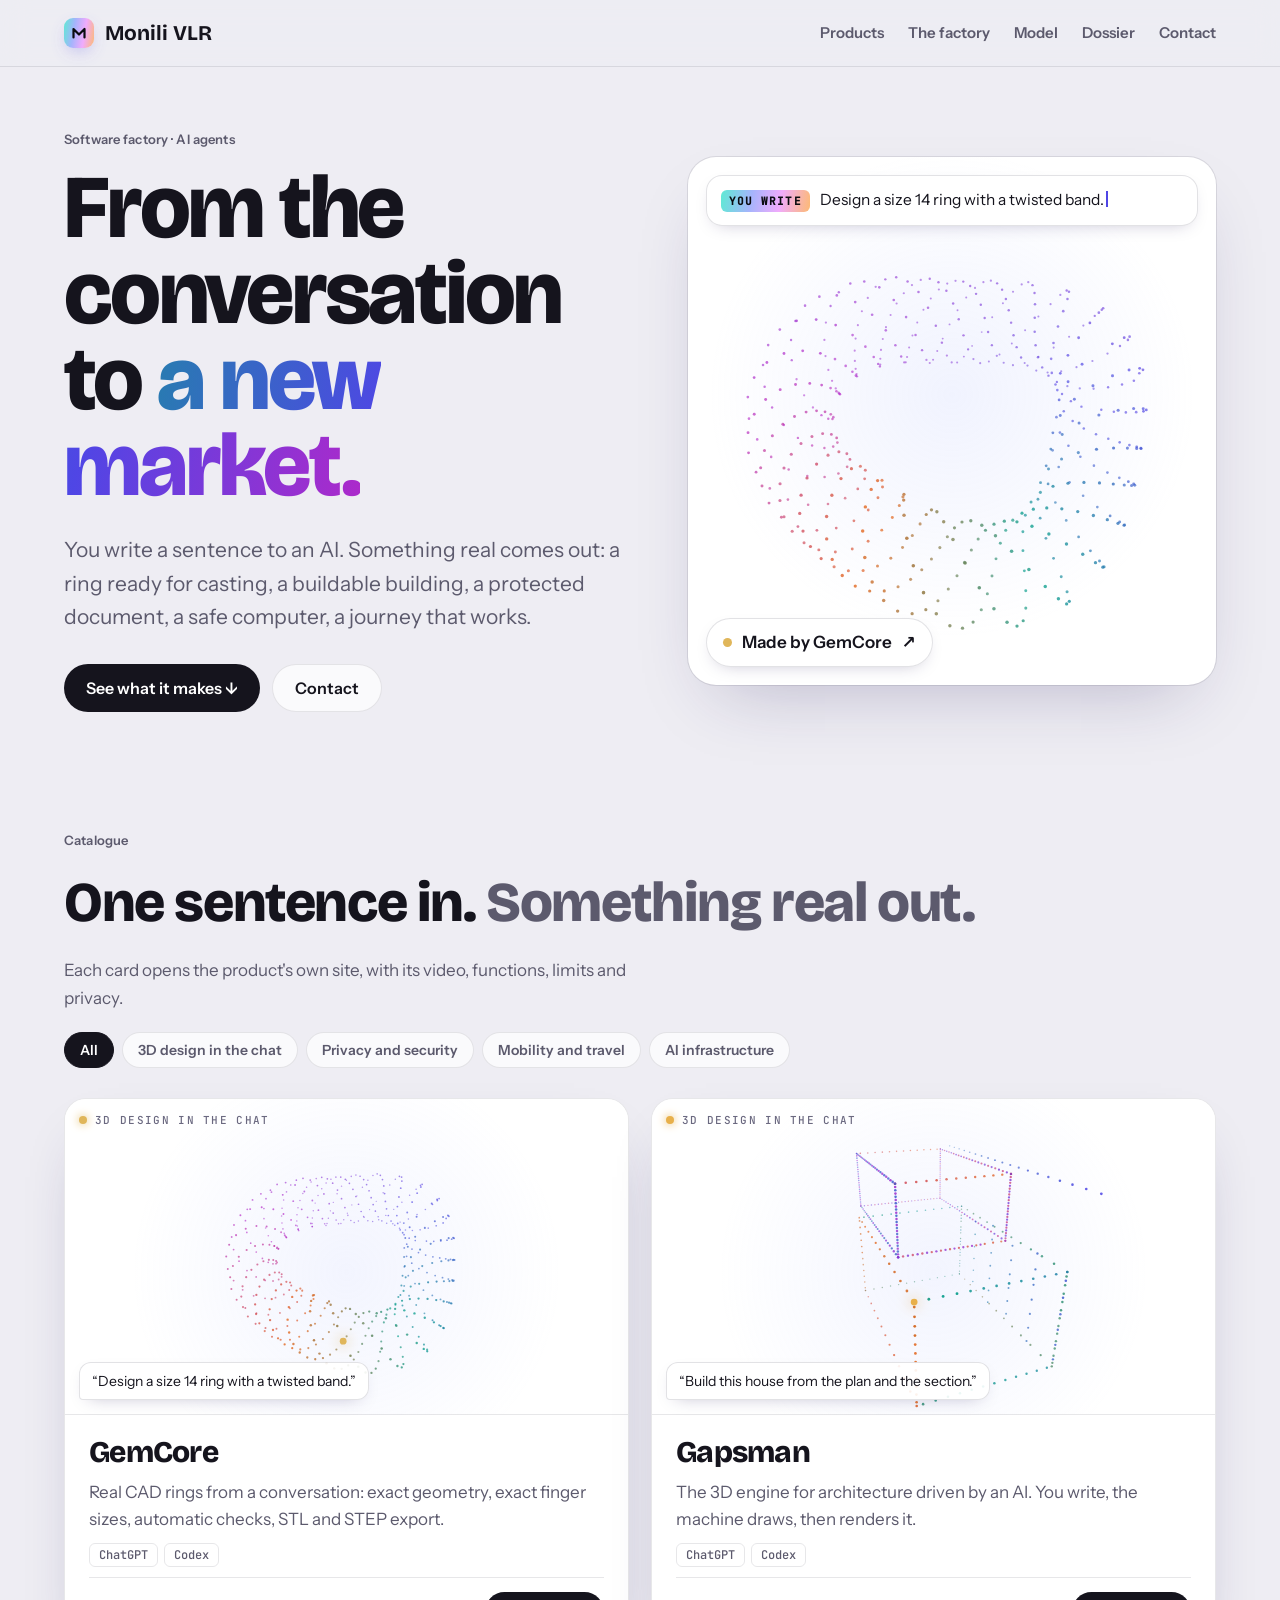
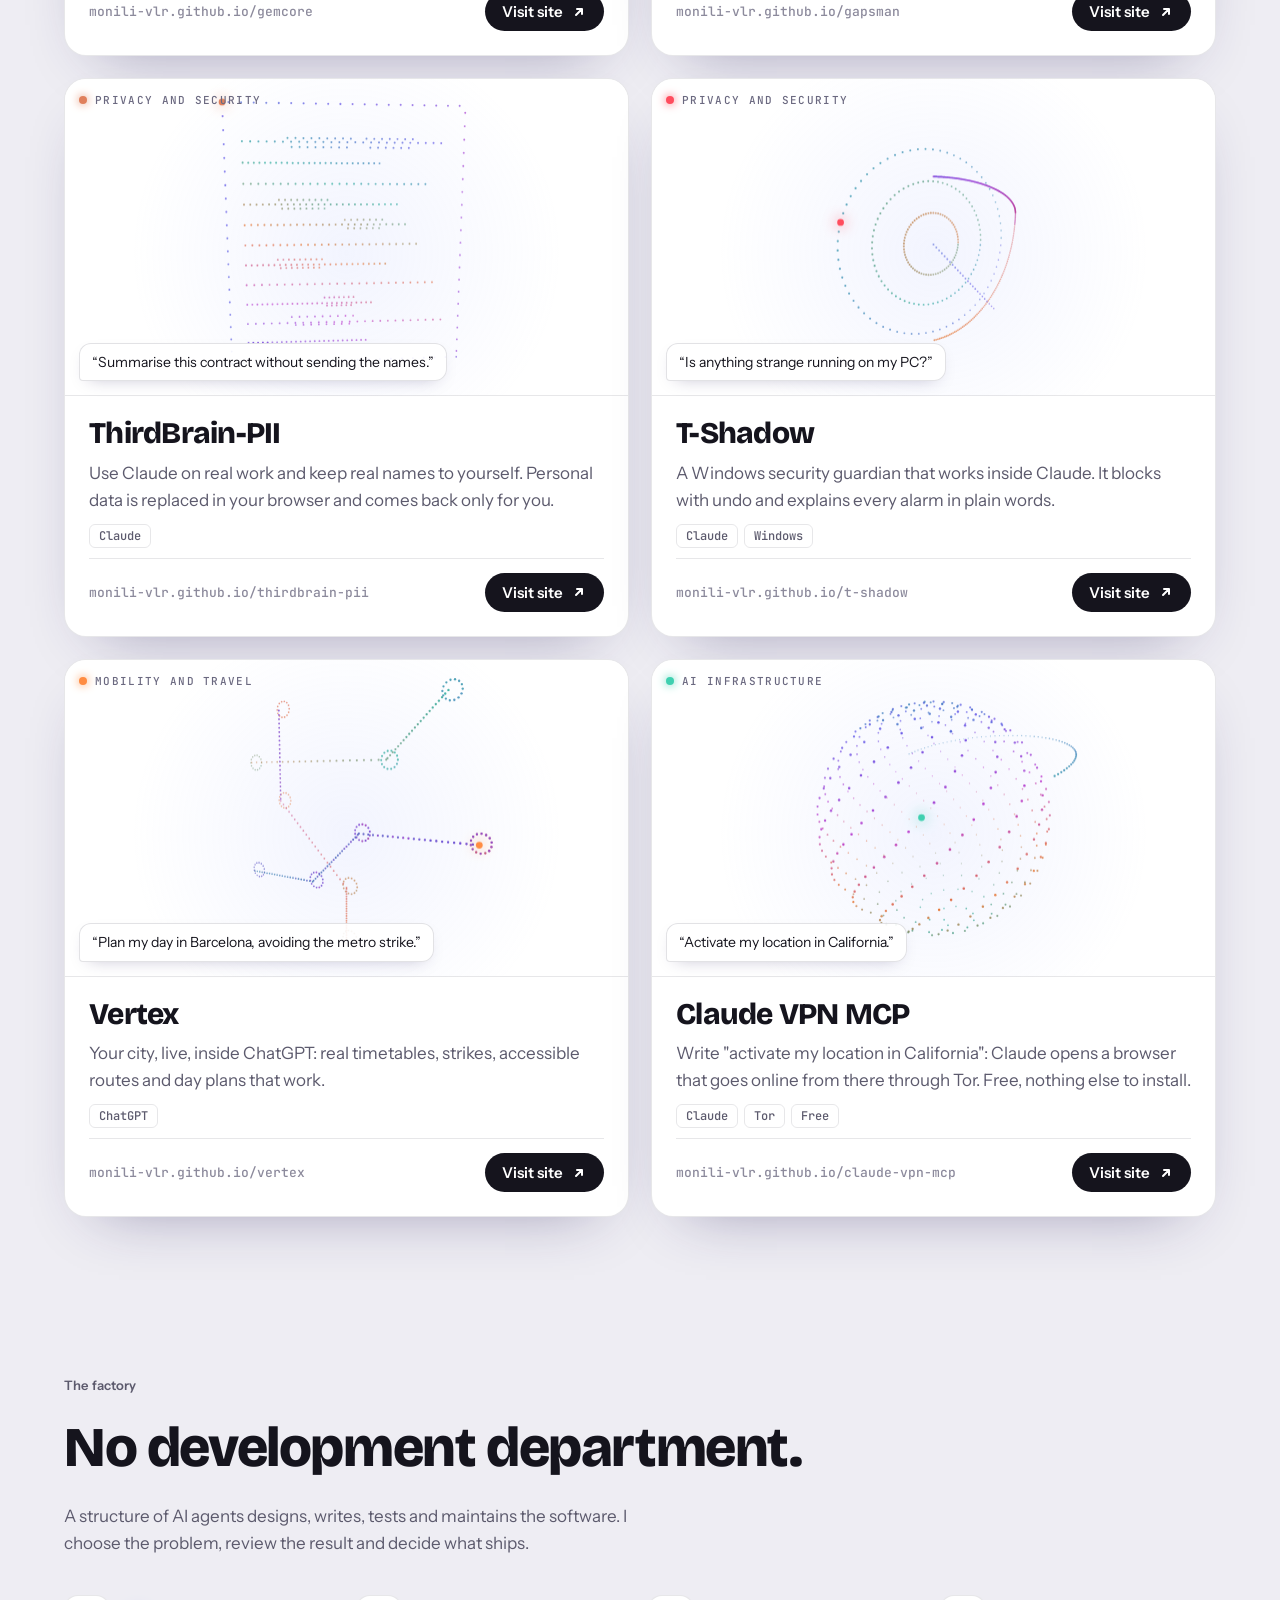
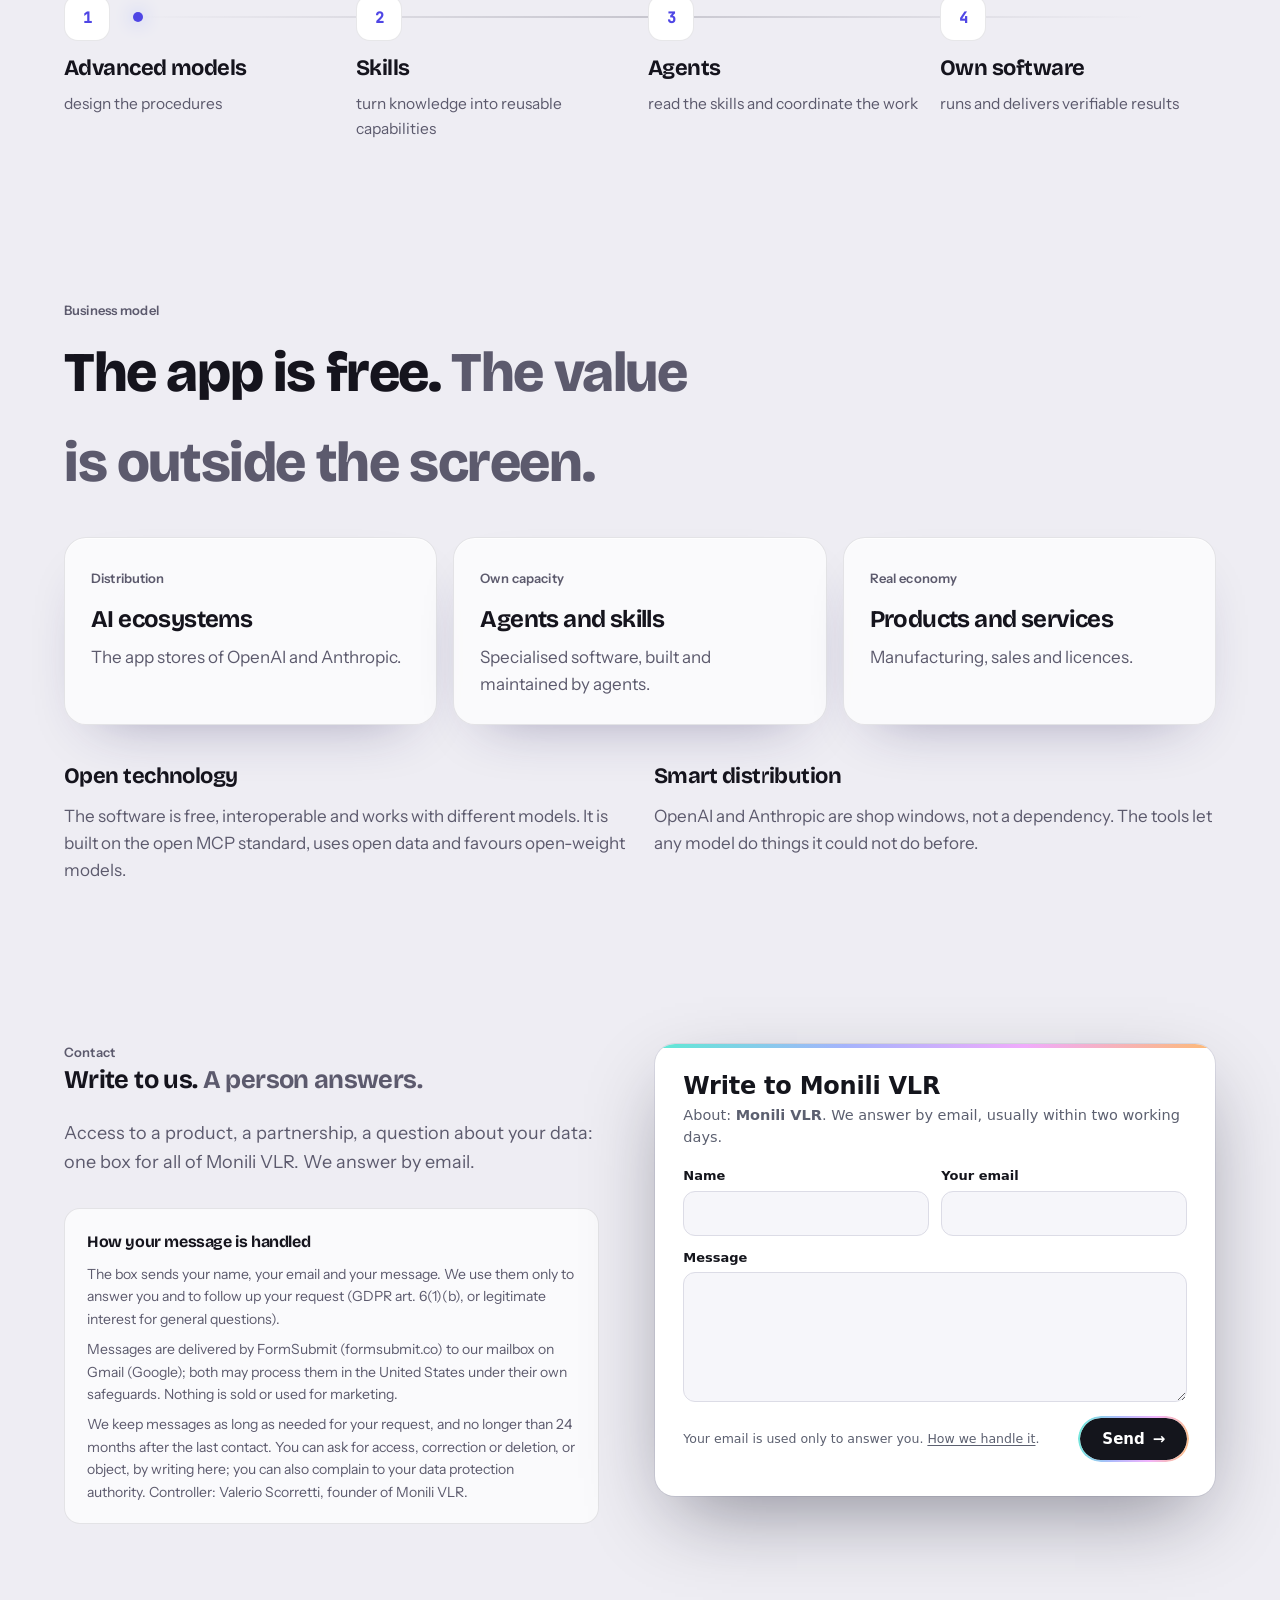
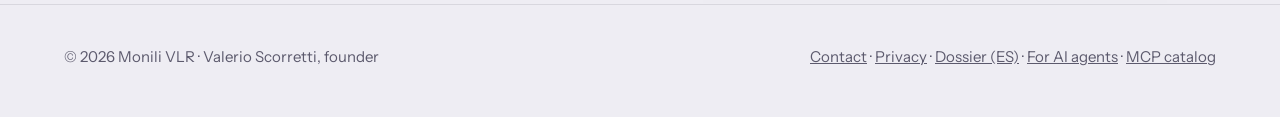
<file: index.html>
<!doctype html>
<html lang="en">
<head>
<meta charset="utf-8">
<meta name="viewport" content="width=device-width, initial-scale=1, viewport-fit=cover">
<title>Monili VLR · AI tools for ChatGPT and Claude</title>
<meta name="description" content="Monili VLR is a software factory driven by AI agents. You write a prompt, and something real comes out: a ring, a building, a protected document, a safe computer, a journey.">
<meta name="theme-color" content="#EEEDF3">
<link rel="icon" href="favicon.svg" type="image/svg+xml">
<link rel="canonical" href="https://monili-vlr.github.io/">
<meta property="og:type" content="website">
<meta property="og:title" content="Monili VLR · From the conversation to a new market">
<meta property="og:description" content="A software factory driven by AI agents. You write, something real comes out.">
<meta property="og:url" content="https://monili-vlr.github.io/">
<meta property="og:image" content="https://monili-vlr.github.io/og.jpg">
<meta name="twitter:card" content="summary_large_image">
<link rel="stylesheet" href="fonts/fonts.css">
<style>
/* Layout: a pearl lab with dark screens. The page is light, like the cream product sites; the animations live on dark screens, like the dark ones.
   Before: a dark lab. The hero is a live stage where a prompt turns into the shape of a product;
   every product card uses the same point-cloud engine and the same holographic palette. Single dark theme by design. */
:root {
  --bg: #EEEDF3; --bg2: #FFFFFF; --surface: rgba(255,255,255,.72); --surface2: rgba(255,255,255,.9);
  --line: rgba(22,20,40,.10); --fg: #15141D; --mute: #5C5A6D; --dim: #8C8A9C;
  --screen: #FFFFFF; --on-screen: #15141D; --on-screen-mute: #6B6980;
  --holo: linear-gradient(100deg, #5EEAD4 0%, #A5B4FC 34%, #F0ABFC 66%, #FDBA74 100%);
  --holo-ink: linear-gradient(100deg, #0E9F8E 0%, #4F46E5 38%, #B527C8 68%, #E2641A 100%);
  --shadow: 0 1px 0 rgba(255,255,255,.7) inset, 0 24px 60px -34px rgba(40,30,90,.45);
  --display: "Bricolage Grotesque", "Segoe UI", system-ui, sans-serif;
  --body: "Instrument Sans", "Segoe UI", system-ui, -apple-system, sans-serif;
  --mono: "JetBrains Mono", ui-monospace, Consolas, Menlo, monospace;
  --max: 1200px; --r: 22px;
  color-scheme: light;
}
* { box-sizing: border-box; }
html { scroll-behavior: smooth; }
body { margin: 0; background: var(--bg); color: var(--fg); font: 17px/1.6 var(--body); -webkit-font-smoothing: antialiased; overflow-x: hidden; }
a { color: inherit; }
:focus-visible { outline: 2px solid #4F46E5; outline-offset: 3px; border-radius: 8px; }
.wrap { max-width: var(--max); margin: 0 auto; padding-left: max(24px, env(safe-area-inset-left, 0px)); padding-right: max(24px, env(safe-area-inset-right, 0px)); }
.skip { position: absolute; left: -999px; top: 8px; background: #fff; color: #000; padding: 8px 14px; border-radius: 8px; z-index: 60; }
.skip:focus { left: 8px; }
h1, h2, h3 { font-family: var(--display); margin: 0; letter-spacing: -.025em; text-wrap: balance; }
.holo { background: var(--holo-ink); -webkit-background-clip: text; background-clip: text; color: transparent; background-size: 200% 100%; animation: shift 9s ease-in-out infinite alternate; }
@keyframes shift { to { background-position: 100% 0; } }
.label { font: 500 12px var(--mono); letter-spacing: .14em; text-transform: uppercase; color: var(--mute); }

/* ambient light */
.aurora { position: fixed; inset: -20vmax; z-index: -1; pointer-events: none; filter: blur(70px); opacity: .75;
  background: radial-gradient(28vmax 22vmax at 20% 15%, rgba(94,234,212,.30), transparent 70%), radial-gradient(30vmax 24vmax at 85% 10%, rgba(240,171,252,.30), transparent 70%), radial-gradient(34vmax 26vmax at 60% 90%, rgba(165,180,252,.32), transparent 70%); }
@media (prefers-reduced-motion: no-preference) { .aurora { animation: drift 26s ease-in-out infinite alternate; } }
@keyframes drift { to { transform: translate3d(3vmax, -2vmax, 0) rotate(6deg); } }
.dots { position: fixed; inset: 0; z-index: -1; pointer-events: none; background-image: radial-gradient(rgba(22,20,40,.08) 1px, transparent 1px); background-size: 28px 28px; mask-image: radial-gradient(ellipse at 50% 30%, #000 30%, transparent 80%); }

/* header */
header.top { position: sticky; top: env(safe-area-inset-top, 0px); z-index: 30; background: rgba(238,237,243,.78); backdrop-filter: blur(14px); -webkit-backdrop-filter: blur(14px); border-bottom: 1px solid var(--line); }
body::before { content: ""; position: fixed; inset: 0 0 auto; height: env(safe-area-inset-top, 0px); z-index: 40; background: var(--bg); }
.bar { display: flex; align-items: center; gap: 24px; height: 66px; }
.brand { display: flex; align-items: center; gap: 11px; text-decoration: none; font: 700 21px var(--display); }
.mark { width: 30px; height: 30px; border-radius: 9px; background: var(--holo); display: grid; place-items: center; box-shadow: 0 6px 18px -6px rgba(79,70,229,.45); }
.mark svg { width: 18px; height: 18px; }
.bar nav { margin-left: auto; display: flex; gap: 24px; }
.bar nav a { text-decoration: none; font-weight: 600; font-size: 15px; color: var(--mute); }
@media (hover: hover) and (pointer: fine) { .bar nav a:hover { color: var(--fg); } }

/* buttons */
.btn { position: relative; display: inline-flex; align-items: center; gap: 10px; padding: 13px 22px; border-radius: 999px; font: 600 16px var(--body); text-decoration: none; transition: transform .15s; }
@media (hover: hover) and (pointer: fine) { .btn:hover { transform: translateY(-1px); } }
.btn.pri { background: var(--fg); color: #fff; }
.btn.ghost { background: transparent; color: var(--fg); border: 1px solid var(--line); }
.btn.ghost { background: var(--surface); }
@media (hover: hover) and (pointer: fine) { .btn.ghost:hover { border-color: rgba(22,20,40,.3); } }

/* hero */
.hero { display: grid; grid-template-columns: 1.05fr .95fr; gap: 40px; align-items: center; padding-block: 64px 40px; }
.hero h1 { font-size: clamp(46px, 7vw, 96px); line-height: .96; font-weight: 800; font-variation-settings: "opsz" 96; }
.hero p.lead { font-size: clamp(18px, 2vw, 21px); color: var(--mute); max-width: 33em; margin: 24px 0 0; }
.hero .cta { display: flex; flex-wrap: wrap; gap: 12px; margin-top: 30px; }
.stage { position: relative; aspect-ratio: 1 / 1; max-width: 100%; border-radius: 28px; background: radial-gradient(circle at 50% 45%, rgba(165,180,252,.14), transparent 62%), var(--screen); color: var(--on-screen); overflow: hidden; box-shadow: 0 40px 90px -40px rgba(40,30,90,.6); }
.stage canvas { position: absolute; inset: 0; width: 100%; height: 100%; }
.stage .say { position: absolute; left: 18px; right: 18px; top: 18px; display: flex; gap: 10px; align-items: center; padding: 12px 14px; border-radius: 16px; background: rgba(8,9,13,.72); border: 1px solid rgba(255,255,255,.1); backdrop-filter: blur(8px); font-size: 15.5px; min-height: 50px; }
.stage .say b { flex: none; font: 600 11px var(--mono); letter-spacing: .1em; text-transform: uppercase; color: #0B0C11; background: var(--holo); padding: 4px 8px; border-radius: 6px; }
.stage .say span::after { content: ""; display: inline-block; width: 2px; height: 1.05em; margin-left: 2px; vertical-align: -2px; background: #A5B4FC; animation: blink 1s steps(1) infinite; }
@keyframes blink { 50% { opacity: 0; } }
.stage .made { position: absolute; left: 18px; right: 18px; bottom: 18px; display: flex; align-items: center; justify-content: space-between; gap: 12px; }
.stage .made a { display: inline-flex; align-items: center; gap: 10px; padding: 10px 16px; border-radius: 999px; background: rgba(8,9,13,.72); border: 1px solid rgba(255,255,255,.12); text-decoration: none; font-weight: 600; backdrop-filter: blur(8px); }
@media (hover: hover) and (pointer: fine) { .stage .made a:hover { border-color: rgba(255,255,255,.35); } }
.stage .made a i { width: 9px; height: 9px; border-radius: 50%; }
.pick { display: flex; gap: 6px; }
.pick button { width: 10px; height: 10px; padding: 0; border-radius: 50%; border: 0; background: rgba(255,255,255,.22); cursor: pointer; }
.pick button[aria-current="true"] { background: #fff; width: 24px; border-radius: 6px; }

/* prompt ticker */
.ticker { border-block: 1px solid var(--line); overflow: hidden; padding-block: 14px; mask-image: linear-gradient(90deg, transparent, #000 8%, #000 92%, transparent); }
.ticker .row { display: flex; gap: 40px; width: max-content; }
@media (prefers-reduced-motion: no-preference) { .ticker .row { animation: tick 60s linear infinite; } }
@keyframes tick { to { transform: translateX(-50%); } }
.ticker span { white-space: nowrap; color: var(--mute); font-size: 15px; }
.ticker span b { color: var(--fg); font-weight: 600; }
.ticker span em { font-style: normal; font: 500 12px var(--mono); color: var(--dim); margin-left: 8px; }

/* sections */
section { padding-block: 80px; }
.head { display: flex; flex-wrap: wrap; align-items: end; justify-content: space-between; gap: 20px; margin-bottom: 30px; }
.head h2 { font-size: clamp(34px, 4.6vw, 56px); font-weight: 800; margin-top: 10px; }
.head p { color: var(--mute); max-width: 34em; margin: 10px 0 0; }
.filters { display: flex; flex-wrap: wrap; gap: 8px; }
.filters button { font: 600 14px var(--body); color: var(--mute); background: var(--surface); border: 1px solid var(--line); border-radius: 999px; padding: 8px 15px; cursor: pointer; }
.filters button[aria-pressed="true"] { color: #fff; background: var(--fg); border-color: var(--fg); }

/* product cards: one family */
.grid { display: grid; grid-template-columns: repeat(2, minmax(0, 1fr)); gap: 22px; }
.prod { position: relative; display: flex; flex-direction: column; text-decoration: none; border-radius: var(--r); background: var(--bg2); border: 1px solid var(--line); box-shadow: var(--shadow); overflow: hidden; transition: transform .25s, border-color .25s; isolation: isolate; }
.prod::before { content: ""; position: absolute; inset: 0; border-radius: inherit; padding: 1px; background: var(--holo); -webkit-mask: linear-gradient(#000 0 0) content-box, linear-gradient(#000 0 0); -webkit-mask-composite: xor; mask-composite: exclude; opacity: 0; transition: opacity .25s; pointer-events: none; z-index: 2; }
@media (hover: hover) and (pointer: fine) { .prod:hover, .prod:focus-visible { transform: translateY(-4px); } }
@media (hover: hover) and (pointer: fine) { .prod:hover::before, .prod:focus-visible::before { opacity: 1; } }
.prod .viz { position: relative; aspect-ratio: 16 / 9; max-width: 100%; background: radial-gradient(circle at 50% 55%, rgba(165,180,252,.14), transparent 65%), var(--screen); color: var(--on-screen); }
.prod .viz .label { color: var(--on-screen-mute); }
.prod .viz canvas { position: absolute; inset: 0; width: 100%; height: 100%; }
.prod .viz .q { position: absolute; left: 14px; bottom: 14px; max-width: calc(100% - 28px); padding: 7px 12px; border-radius: 12px 12px 12px 4px; background: rgba(8,9,13,.78); border: 1px solid rgba(255,255,255,.12); font-size: 14px; color: var(--on-screen); white-space: nowrap; overflow: hidden; text-overflow: ellipsis; backdrop-filter: blur(6px); }
.prod .viz .mk { position: absolute; left: 14px; top: 14px; display: flex; align-items: center; gap: 8px; }
.prod .viz .mk i { width: 8px; height: 8px; border-radius: 50%; box-shadow: 0 0 10px currentColor; }
.prod .in { display: flex; flex-direction: column; gap: 10px; padding: 22px 24px 24px; flex: 1; min-width: 0; }
.prod h3 { font-size: 30px; font-weight: 800; line-height: 1.05; }
.prod p { margin: 0; color: var(--mute); }
.chips { display: flex; flex-wrap: wrap; gap: 6px; }
.chips span { font: 500 12px var(--mono); padding: 3px 9px; border-radius: 6px; border: 1px solid var(--line); color: var(--mute); }
.go { margin-top: auto; padding-top: 14px; display: flex; align-items: center; justify-content: space-between; gap: 14px; border-top: 1px solid var(--line); }
.go .url { font: 500 13px var(--mono); color: var(--dim); overflow: hidden; text-overflow: ellipsis; white-space: nowrap; min-width: 0; }
.go .visit { flex: none; display: inline-flex; align-items: center; gap: 8px; padding: 10px 17px; border-radius: 999px; background: var(--fg); color: #fff; font: 700 15px var(--body); }
.go .visit svg { width: 16px; height: 16px; transition: transform .2s; }
@media (hover: hover) and (pointer: fine) { .prod:hover .go .visit { background: var(--holo); color: #0B0C11; } }
@media (hover: hover) and (pointer: fine) { .prod:hover .go .visit svg { transform: translate(2px, -2px); } }
.add { display: grid; place-items: center; text-align: center; gap: 8px; padding: 32px; background: var(--surface); border: 1px dashed rgba(22,20,40,.2); border-radius: var(--r); color: var(--mute); min-height: 260px; }
.add b { font: 700 22px var(--display); color: var(--fg); }

/* factory line */
.line { display: grid; grid-template-columns: repeat(4, minmax(0, 1fr)); gap: 16px; position: relative; }
.line::before { content: ""; position: absolute; left: 6%; right: 6%; top: 29px; height: 2px; background: linear-gradient(90deg, transparent, rgba(22,20,40,.18), transparent); }
.line::after { content: ""; position: absolute; top: 25px; left: 6%; width: 10px; height: 10px; border-radius: 50%; background: #4F46E5; box-shadow: 0 0 18px #A5B4FC; }
@media (prefers-reduced-motion: no-preference) { .line::after { animation: run 5s ease-in-out infinite; } }
@keyframes run { to { left: 92%; } }
.step { position: relative; padding-top: 64px; }
.step::before { content: attr(data-n); position: absolute; top: 8px; left: 0; width: 44px; height: 44px; border-radius: 14px; display: grid; place-items: center; background: var(--bg2); border: 1px solid var(--line); box-shadow: var(--shadow); color: #4F46E5; font: 600 15px var(--mono); }
.step h3 { font-size: 22px; }
.step p { margin: 6px 0 0; color: var(--mute); font-size: 15.5px; }

/* model */
.model { display: grid; grid-template-columns: repeat(3, minmax(0, 1fr)); gap: 16px; }
.layer { padding: 26px; border-radius: var(--r); background: var(--surface); border: 1px solid var(--line); box-shadow: var(--shadow); }
.layer h3 { font-size: 24px; margin: 8px 0 6px; }
.layer p { margin: 0; color: var(--mute); }
.principles { display: grid; grid-template-columns: 1fr 1fr; gap: 28px; margin-top: 34px; }
.principles h3 { font-size: 22px; margin-bottom: 8px; }
.principles p { margin: 0; color: var(--mute); }

footer { border-top: 1px solid var(--line); padding-block: 40px 48px; color: var(--mute); font-size: 15px; }
footer .wrap { display: flex; flex-wrap: wrap; justify-content: space-between; gap: 20px; }

@media (max-width: 960px) {
  .hero { grid-template-columns: 1fr; padding-block: 40px 24px; }
  .grid, .model, .principles { grid-template-columns: 1fr; }
  .line { grid-template-columns: 1fr 1fr; } .line::before, .line::after { display: none; }
  .bar nav { display: none; }
}
@media (max-width: 480px) {
  .wrap { padding-left: max(16px, env(safe-area-inset-left, 0px)); padding-right: max(16px, env(safe-area-inset-right, 0px)); }
  .line { grid-template-columns: 1fr; }
  .go .url { display: none; }
  .stage .say { font-size: 14px; }
}
@media (prefers-reduced-motion: reduce) { html { scroll-behavior: auto; } .holo { animation: none; } .stage .say span::after { animation: none; } }
.contact { display: grid; grid-template-columns: minmax(0, 1fr) minmax(0, 1.05fr); gap: 56px; align-items: start; }
.contact .clead { color: var(--mute); font-size: 18px; max-width: 30em; margin: 18px 0 0; }
.cwait { min-height: 380px; display: grid; place-items: center; margin: 0; border-radius: 20px; border: 1px dashed var(--line); color: var(--mute); }
.pnote { margin-top: 32px; padding: 20px 22px; border-radius: 16px; border: 1px solid var(--line); background: var(--surface); font-size: 14px; color: var(--mute); }
.pnote h3 { font-size: 16px; color: var(--fg); margin-bottom: 6px; }
.pnote p { margin: 8px 0 0; }
@media (max-width: 900px) { .contact { grid-template-columns: minmax(0, 1fr); gap: 32px; } }

/* performance: the effects above stay, but nothing forces a full repaint on every frame */
.aurora { animation: none !important; will-change: auto; }                       /* the soft background is drawn once */
.stage .say, .stage .made a, .prod .viz .q { backdrop-filter: none !important; -webkit-backdrop-filter: none !important; }
.stage .say, .stage .made a { background: rgba(8,9,13,.84); } .prod .viz .q { background: rgba(8,9,13,.86); }
.holo { animation: none; background-position: 30% 0; } h1 .holo { animation: shift 9s ease-in-out infinite alternate; }
@media (prefers-reduced-motion: no-preference) { .line::after { left: 6%; right: auto; animation: run2 5s ease-in-out infinite; } }
.line { container-type: inline-size; }
@keyframes run2 { to { transform: translateX(86cqw); } }
@media (prefers-reduced-motion: reduce) { h1 .holo { animation: none; } }

/* white screens: the animations draw dark holographic points on white; labels are light chips */
.stage { background: radial-gradient(circle at 50% 45%, rgba(165,180,252,.16), transparent 62%), var(--screen) !important; box-shadow: 0 30px 70px -30px rgba(40,30,90,.28), 0 0 0 1px var(--line) !important; }
.prod .viz { background: radial-gradient(circle at 50% 55%, rgba(165,180,252,.14), transparent 65%), var(--screen) !important; border-bottom: 1px solid var(--line); }
.stage .say, .stage .made a, .prod .viz .q { background: rgba(255,255,255,.9) !important; border: 1px solid rgba(22,20,40,.12) !important; color: var(--on-screen) !important; box-shadow: 0 6px 18px -10px rgba(40,30,90,.35); }
@media (hover: hover) and (pointer: fine) { .stage .made a:hover { border-color: rgba(79,70,229,.45) !important; } }
.stage .say span::after { background: #4F46E5; }
.stage .say span, .stage .made a, .prod .viz .q { color: var(--on-screen); }

/* calmer page: one gradient (the main title), no decoration without a purpose */
.tone { color: var(--mute); }
.label { font: 600 13px var(--body); letter-spacing: .01em; text-transform: none; color: var(--mute); }
.prod .viz .label { font: 500 11px var(--mono); letter-spacing: .12em; text-transform: uppercase; }
/* motion that answers the hand: a press is felt at once, a strong ease-out everywhere */
:root { --ease-out: cubic-bezier(.23, 1, .32, 1); }
.btn, .chip, .prod, .stage .made a, #filters button { transition-property: transform, background-color, border-color, color, box-shadow; transition-duration: 160ms; transition-timing-function: var(--ease-out); }
.btn:active, #filters button:active, .stage .made a:active { transform: scale(.97); }
.prod:active { transform: scale(.99); }
a, button { -webkit-tap-highlight-color: transparent; }
button { touch-action: manipulation; }
@media (prefers-reduced-motion: reduce) { .btn:active, #filters button:active, .prod:active { transform: none; } }
</style>
<link rel="stylesheet" href="mobile.css">
<script type="application/ld+json">{"@context": "https://schema.org", "@graph": [{"@type": "Organization", "@id": "https://monili-vlr.github.io/#org", "name": "Monili VLR", "url": "https://monili-vlr.github.io/", "logo": "https://monili-vlr.github.io/favicon.svg", "founder": {"@type": "Person", "name": "Valerio Scorretti"}, "contactPoint": {"@type": "ContactPoint", "contactType": "customer support", "url": "https://monili-vlr.github.io/#contact"}}, {"@type": "WebSite", "@id": "https://monili-vlr.github.io/#site", "url": "https://monili-vlr.github.io/", "name": "Monili VLR", "publisher": {"@id": "https://monili-vlr.github.io/#org"}}, {"@type": "ItemList", "name": "Monili VLR products", "itemListElement": [{"@type": "ListItem", "position": 1, "item": {"@type": "SoftwareApplication", "name": "GemCore", "url": "https://monili-vlr.github.io/gemcore/", "description": "Real CAD rings from a conversation: exact geometry, exact finger sizes, automatic checks, STL and STEP export.", "applicationCategory": "DesignApplication", "operatingSystem": "Web (inside ChatGPT and Codex)", "publisher": {"@id": "https://monili-vlr.github.io/#org"}, "author": {"@id": "https://monili-vlr.github.io/#org"}, "featureList": ["show_gemcore_welcome: Welcome panel: carousel, benchmarks and limits.", "list_ring_typologies: The catalogue: the first step of every new ring.", "start_ring_typology: Builds the base of a catalogue piece as a new project.", "list_jewelry_templates: Parametric templates and their parameters.", "get_template_parameters: Parametric templates and their parameters.", "create_jewelry_spec: Reproduce an existing JewelrySpec and generate it.", "validate_jewelry_spec: Reproduce an existing JewelrySpec and generate it.", "generate_jewelry: Reproduce an existing JewelrySpec and generate it.", "modify_jewelry: Incremental change by parameters or simple words.", "apply_design_operations: A list of vocabulary operations as one revision.", "get_design_vocabulary: A list of vocabulary operations as one revision.", "apply_style: A catalogue style: split shank, cathedral, bezel…", "get_ring_shape: The ring’s shape with a jeweller’s handles.", "set_ring_shape: The ring’s shape with a jeweller’s handles.", "move_part: Free-form pieces: move parts, edit by points.", "rebuild_with_handles: Free-form pieces: move parts, edit by points.", "get_freeform_program: Free-form pieces: move parts, edit by points.", "get_pave: Painted stones and beads.", "edit_pave: Painted stones and beads.", "get_rope_contours: Ropes and braids along an edge.", "make_rope: Ropes and braids along an edge.", "get_ring_lines: Grooves and ribs along the piece.", "set_ring_lines: Grooves and ribs along the piece.", "hammer_finish: Hammered texture; scrolls on the shoulders.", "engrave_scrolls: Hammered texture; scrolls on the shoulders.", "engraving_sheet_prompt: Engraving from a photo, in two steps.", "engrave_from_sheet: Engraving from a photo, in two steps.", "analyze_reference: “Make it like this photo”, then compare from the same side.", "compare_with_reference: “Make it like this photo”, then compare from the same side.", "import_mesh_reference: A mesh made elsewhere as a reference."]}}, {"@type": "ListItem", "position": 2, "item": {"@type": "SoftwareApplication", "name": "Gapsman", "url": "https://monili-vlr.github.io/gapsman/", "description": "The 3D engine for architecture driven by an AI. You write, the machine draws, then renders it.", "applicationCategory": "DesignApplication", "operatingSystem": "Web (inside ChatGPT and Codex)", "publisher": {"@id": "https://monili-vlr.github.io/#org"}, "author": {"@id": "https://monili-vlr.github.io/#org"}, "featureList": ["create_model: a new model, opened in the chat", "modify_model: a new revision, from the model as you left it", "build_model: builds the model from the traced drawings", "check_model: checks every build step before going on", "trace_plan: traces walls, openings and rooms from a plan", "trace_section: registers the section on the plan", "get_drawing_method: method to read plans, sections and photos", "set_checklist: writes what must be checked", "critique_model: compares the model with the drawings", "get_critique: reads the critique", "declare_critique: records differences and fixes, for your approval", "locate_site: finds the place", "build_context: buildings from OpenStreetMap, checked on satellite imagery", "declare_streetview: records what was read from the facades", "add_camera: places a target camera", "render_for_chatgpt: path-traced render and ID render", "tag_entities: tags vehicles, vegetation and landmarks (E-nn)", "get_render_prompt: writes the prompt from the material IDs", "save_render_result: saves the final image", "approve_render: approves the image, kept as reference for next renders", "create_user_tool: composes a new command from existing ones", "run_user_tool: runs one of your commands", "explain_command: explains any command", "show_viewer: reopens a revision in the chat", "get_model: state of a project", "list_projects: your projects"]}}, {"@type": "ListItem", "position": 3, "item": {"@type": "SoftwareApplication", "name": "ThirdBrain-PII", "url": "https://monili-vlr.github.io/thirdbrain-pii/", "description": "Use Claude on real work and keep real names to yourself. Personal data is replaced in your browser and comes back only for you.", "applicationCategory": "SecurityApplication", "operatingSystem": "Web (inside Claude)", "publisher": {"@id": "https://monili-vlr.github.io/#org"}, "author": {"@id": "https://monili-vlr.github.io/#org"}, "featureList": ["thirdbrain_open: Shows the panel in the chat. No input. Read-only, not destructive, closed world.", "thirdbrain_continue: Shows the panel again after an answer, with that answer at the top. Its only input is Claude's answer, which holds placeholders only (max 20,000 characters); it is not kept, logged or returned.", "thirdbrain_help: Returns the user guide of the panel as fixed text, the same for everyone. No input."]}}, {"@type": "ListItem", "position": 4, "item": {"@type": "SoftwareApplication", "name": "T-Shadow", "url": "https://monili-vlr.github.io/t-shadow/", "description": "A Windows security guardian that works inside Claude. It blocks with undo and explains every alarm in plain words.", "applicationCategory": "SecurityApplication", "operatingSystem": "Windows 10, Windows 11", "publisher": {"@id": "https://monili-vlr.github.io/#org"}, "author": {"@id": "https://monili-vlr.github.io/#org"}, "featureList": ["gshadow_status: Overall state: inventory, defenses, alarms. Always called first.", "gshadow_alarms: Current alarms with their details, to explain them.", "gshadow_threats: Threats detected by Defender and their state.", "gshadow_devices: Devices on the local network the PC has already talked to.", "gshadow_find_software: Looks for an installed program, for example one named in a news item.", "gshadow_processes: Running programs, for investigations or a slow PC.", "gshadow_startup: Run and RunOnce keys and the startup folder.", "gshadow_file_info: Size, dates and SHA-256 of a program file.", "gshadow_timeline: Events in order, also to answer why something was blocked.", "gshadow_defender: Health of Defender and its alarms.", "gshadow_news: Today's exploited flaws, marked as relevant or not for this PC.", "gshadow_check_package: Checks a PyPI or npm package name before install.", "gshadow_open_panel: Shows a small T-Shadow panel inside the conversation where supported.", "gshadow_choices: Ids of suspects, blocks and alarms, before an action.", "gshadow_act: Protective actions, at most 5 every 10 minutes.", "gshadow_request_confirmation: Asks for a code for actions that lower protection.", "gshadow_confirm: Confirms with the code the user typed. Three wrong codes suspend confirmations for 10 minutes.", "antivirus_rapida: Level 2. Starts a Defender quick scan.", "antivirus_completa: Level 2. Starts a Defender full scan.", "vigilanza_on: Level 2. Turns monitoring on.", "vigilanza_off: Level 3. Turns monitoring off.", "caccia_on: Level 2. Turns AI threat hunting on.", "caccia_off: Level 3. Turns AI threat hunting off.", "caccia_ora: Level 2. Runs a threat hunt now.", "wifi_tunnel: Level 2. Disconnects a risky Wi-Fi or starts the VPN.", "scudo_installa: Level 2. Installs the shield that runs as SYSTEM."]}}, {"@type": "ListItem", "position": 5, "item": {"@type": "SoftwareApplication", "name": "Vertex", "url": "https://monili-vlr.github.io/vertex/", "description": "Your city, live, inside ChatGPT: real timetables, strikes, accessible routes and day plans that work.", "applicationCategory": "TravelApplication", "operatingSystem": "Web (inside ChatGPT)", "publisher": {"@id": "https://monili-vlr.github.io/#org"}, "author": {"@id": "https://monili-vlr.github.io/#org"}, "featureList": ["show_companion: Show the travel companion: The chat card: the user's travel companion (an animated character) says your answer in a speech bubble, typed letter by letter, in front of a backdrop of real places nearby", "plan_route: Plan a route: Use this to get directions between two places on foot, by bike, by car or by public transport (bus, metro, tram, train, ferry) worldwide, computed on real timetables: lines, where to board and get off", "reachable_in_time: Where can I get to in N minutes: Use this to answer \"where can I get to in 20 minutes from here?\": computes every stop and area reachable by walking plus public transport within a time budget, on real timetables at the chosen time, a", "get_departures: Get next departures: Use this for the next buses, trams, metros, trains or ferries leaving from stops near a place, with line, direction, local departure time, real-time delays and cancellations where the operator publish", "get_service_alerts: Get public transport alerts: Use this to check strikes, closures, diversions, works and other disruptions on public transport around a place, for today or the next days, from the official real-time feeds of transit operators (GTF", "find_nearby: Find nearby places: Use this to list real places of one category around a location, sorted by walking distance: restaurants, cafes, pharmacies, ATMs, toilets, museums, viewpoints, beaches, hotels, luggage storage, embass", "find_bike_share: Find bike-share stations: Use this to find public bike-share stations near a place with live counts of available bikes (and e-bikes) and free docks, from about 800 systems worldwide (Citi Bike, Vélib', Santander Cycles, Bicing", "optimize_itinerary: Optimise a day itinerary: Use this to turn a list of places into a realistic timed plan: it finds the visiting order with the least travel time on real walking, cycling or driving routes, builds a timeline (arrive, visit, leav", "start_guided_tour: Start a guided tour: Use this when the user wants to follow an itinerary on the go, stop by stop: opens a guide card that shows the current stop, how to get to the next one right now (walking steps, or live public transpo", "show_map: Show places on a map: Use this to display an interactive map with numbered pins: a shortlist of restaurants, sights, events, reachable destinations or a day plan", "search_places: Search places: Use this to find a city, district, address, station, hotel or landmark by name and get its coordinates and a map link", "explore_sights: Explore sights around a place: Use this to discover notable sights around a location: monuments, churches, museums, squares, historic buildings and other places that have a Wikipedia article, with distance, a short description and ", "get_place_info: Get information about a sight: Use this when the user asks about one specific monument, museum, building, neighbourhood or city: returns the encyclopedia introduction (history and context), coordinates, an image and the official we", "get_city_guide: Get city travel guide: Use this for practical, traveller-written guide content about a city or region: how to get in and around, what to see and do, where to eat, drink and sleep, safety tips and day trips", "suggest_events: Suggest events in the city: Use this to propose what is on in the user's city: festivals, concerts, exhibitions, markets, sport, shows", "get_weather: Get weather forecast: Use this for current weather and a forecast of up to 7 days at a place: temperature, rain probability, wind, UV index, sunrise/sunset and air quality", "play_umbrella_poem: Play the umbrella word game: A small game for rainy moments: words rain down in a thick shower and a little traveller with an umbrella catches some of them", "play_catchme: Play Catchme: \"Catchme\": a 45-second tap game for a dead moment (waiting for a bus or train, a queue, a delay, a long ride)", "suggest_souvenirs: Suggest souvenirs of the trip: Use this once when the user is about to leave a destination (they mention the last day, packing, the flight home, or a stay you have followed for several days ends): proposes personalised print-on-dem", "get_travel_essentials: Get travel essentials for a country: Use this before or at the start of a trip for practical country facts: emergency numbers, currency, languages, dialling code, side of the road, public holidays in the next 60 days (when shops and muse", "convert_currency: Convert currency: Use this to convert an amount between any of 200+ world currencies with the latest daily rates: European Central Bank reference rates where available, otherwise an open daily dataset", "create_group: Create a group room: Create a room for friends travelling together: a 6-letter code they join with", "join_group: Join a group room: Join an existing room with its code and the name the user wants to use", "group_status: Show the group room: Show the room: members (and distances, only for those who share their position), meeting point, stops with votes, expenses and who owes whom", "update_me_in_group: Update my status in the room: Set the user's short status for the others (\"at the café, 10 min late\") and/or where they are, as a place they NAME (\"Praça do Comércio\"), which is geocoded", "set_meeting_point: Set the meeting point: Set (or change) where and when the group meets", "vote_stop: Propose or vote a stop: Propose a stop for the group (a place, a restaurant, a plan) or vote for one already proposed (by its name)", "add_expense: Add a shared expense: Record something the user paid for the group (\"I paid 48 for dinner\")", "leave_group: Leave the group room: Remove the user from the room: their name, position, status and expenses they paid are deleted", "tmb_route: TMB route in Barcelona: Use this for a public-transport route inside Barcelona from A to B on the official TMB planner (metro, bus, tram, walking) with the current timetable: lines, stops, transfers and minutes"]}}, {"@type": "ListItem", "position": 6, "item": {"@type": "SoftwareApplication", "name": "Claude VPN MCP", "url": "https://monili-vlr.github.io/claude-vpn-mcp/", "description": "Write \"activate my location in California\": Claude opens a browser that goes online from there through Tor. Free, nothing else to install.", "applicationCategory": "UtilitiesApplication", "operatingSystem": "Windows, macOS, Linux (Claude Desktop)", "publisher": {"@id": "https://monili-vlr.github.io/#org"}, "author": {"@id": "https://monili-vlr.github.io/#org"}, "featureList": ["vpn_activate: Finds Tor exits in that place, builds the route, verifies the exit and makes it current.", "vpn_locations: Places active now, the current one, and examples you can ask for.", "vpn_status: Exit IP and its real city, region and country.", "vpn_deactivate: Turns a place off: the browser first, then its Tor client.", "browser_open: Opens a public page from the current place: final address, title and HTTP status."], "isAccessibleForFree": true, "offers": {"@type": "Offer", "price": "0", "priceCurrency": "EUR"}}}]}]}</script>
<link rel="alternate" type="text/markdown" title="llms.txt" href="https://monili-vlr.github.io/llms.txt">
</head>
<body>

<a class="skip" href="#products">Skip to the products</a>
<header class="top">
  <div class="wrap bar">
    <a class="brand" href="#top" aria-label="Monili VLR, home"><span class="mark"><svg viewBox="0 0 18 18" aria-hidden="true"><path d="M3.5 13.5V5l5.5 5.5L14.5 5v8.5" fill="none" stroke="#0B0C11" stroke-width="2.2" stroke-linecap="round" stroke-linejoin="round"/></svg></span>Monili VLR</a>
    <nav aria-label="Main"><a href="#products">Products</a><a href="#factory">The factory</a><a href="#model">Model</a><a href="dossier/">Dossier</a><a href="#contact">Contact</a></nav>
  </div>
</header>

<main id="top">
  <div class="wrap hero">
    <div>
      <div class="label">Software factory · AI agents</div>
      <h1 style="margin-top:18px">From the conversation to <span class="holo">a new market.</span></h1>
      <p class="lead">You write a sentence to an AI. Something real comes out: a ring ready for casting, a buildable building, a protected document, a safe computer, a journey that works.</p>
      <div class="cta"><a class="btn pri" href="#products">See what it makes ↓</a><a class="btn ghost" href="#contact">Contact</a></div>
    </div>
    <div class="stage" id="stage" aria-label="Live example: a prompt becomes the shape of a product">
      <canvas id="hero" aria-hidden="true"></canvas>
      <div class="say"><b>You write</b><span id="say"></span></div>
      <div class="made"><a id="madeby" href="#products"><i></i><span>Made by …</span> ↗</a><div class="pick" id="pick" role="group" aria-label="Choose an example"></div></div>
    </div>
  </div>


  <section id="products" aria-labelledby="ph">
    <div class="wrap">
      <div class="head">
        <div><div class="label">Catalogue</div><h2 id="ph">One sentence in. <span class="tone">Something real out.</span></h2><p>Each card opens the product's own site, with its video, functions, limits and privacy.</p></div>
        <div class="filters" id="filters" role="group" aria-label="Filter by market"></div>
      </div>
      <p class="mai-swipe-hint">Swipe to see more</p><div class="grid mai-swipe" id="grid"></div>
    </div>
  </section>

  <section id="factory" aria-labelledby="fh">
    <div class="wrap">
      <div class="head"><div><div class="label">The factory</div><h2 id="fh">No development department.</h2><p>A structure of AI agents designs, writes, tests and maintains the software. I choose the problem, review the result and decide what ships.</p></div></div>
      <div class="line">
        <div class="step" data-n="1"><h3>Advanced models</h3><p>design the procedures</p></div>
        <div class="step" data-n="2"><h3>Skills</h3><p>turn knowledge into reusable capabilities</p></div>
        <div class="step" data-n="3"><h3>Agents</h3><p>read the skills and coordinate the work</p></div>
        <div class="step" data-n="4"><h3>Own software</h3><p>runs and delivers verifiable results</p></div>
      </div>
    </div>
  </section>

  <section id="model" aria-labelledby="mh">
    <div class="wrap">
      <div class="head"><div><div class="label">Business model</div><h2 id="mh">The app is free. <span class="tone">The value is outside the screen.</span></h2></div></div>
      <div class="model">
        <div class="layer"><span class="label">Distribution</span><h3>AI ecosystems</h3><p>The app stores of OpenAI and Anthropic.</p></div>
        <div class="layer"><span class="label">Own capacity</span><h3>Agents and skills</h3><p>Specialised software, built and maintained by agents.</p></div>
        <div class="layer"><span class="label">Real economy</span><h3>Products and services</h3><p>Manufacturing, sales and licences.</p></div>
      </div>
      <div class="principles">
        <div><h3>Open technology</h3><p>The software is free, interoperable and works with different models. It is built on the open MCP standard, uses open data and favours open-weight models.</p></div>
        <div><h3>Smart distribution</h3><p>OpenAI and Anthropic are shop windows, not a dependency. The tools let any model do things it could not do before.</p></div>
      </div>
    </div>
  </section>
  <section id="contact" aria-labelledby="ch">
    <div class="wrap contact">
      <div>
        <div class="label">Contact</div>
        <h2 id="ch">Write to us. <span class="tone">A person answers.</span></h2>
        <p class="clead">Access to a product, a partnership, a question about your data: one box for all of Monili VLR. We answer by email.</p>
        <div class="pnote" id="privacy-contact">
          <h3>How your message is handled</h3>
          <p>The box sends your name, your email and your message. We use them only to answer you and to follow up your request (GDPR art. 6(1)(b), or legitimate interest for general questions).</p>
          <p>Messages are delivered by FormSubmit (formsubmit.co) to our mailbox on Gmail (Google); both may process them in the United States under their own safeguards. Nothing is sold or used for marketing.</p>
          <p>We keep messages as long as needed for your request, and no longer than 24 months after the last contact. You can ask for access, correction or deletion, or object, by writing here; you can also complain to your data protection authority. Controller: Valerio Scorretti, founder of Monili VLR.</p>
        </div>
      </div>
      <div data-mai-contact-inline data-topic="Monili VLR" data-light><p class="cwait">Loading the contact form…</p></div>
      <script src="contact.js"></script>
    </div>
  </section>
</main>

<footer><div class="wrap"><span>© 2026 Monili VLR · Valerio Scorretti, founder</span><span><a href="#contact">Contact</a> · <a href="#privacy-contact">Privacy</a> · <a href="dossier/">Dossier (ES)</a> · <a href="llms.txt" title="Plain-text guide for AI assistants">For AI agents</a> · <a href="https://monili-vlr-mcp.monili-vlr.workers.dev/" title="Public read-only MCP server with every product and tool">MCP catalog</a></span></div></footer>

<script src="products.js"></script>
<script src="fx.js"></script>
<script>
(() => {
  const P = window.PRODUCTS || [], M = window.MARKETS || {}, FX = window.MFX;
  const esc = s => String(s).replace(/[&<>"]/g, c => ({ '&': '&amp;', '<': '&lt;', '>': '&gt;', '"': '&quot;' }[c]));
  const arrow = '<svg viewBox="0 0 16 16" aria-hidden="true"><path d="M5 11 11 5M6 5h5v5" fill="none" stroke="currentColor" stroke-width="2" stroke-linecap="round" stroke-linejoin="round"/></svg>';

  /* hero: a prompt is typed, the points re-form into the product that answers it */
  const hero = FX.mount(document.getElementById('hero'), { shape: P[0] ? P[0].shape : 'orb', speed: .3, scale: .225 });
  const say = document.getElementById('say'), made = document.getElementById('madeby'), pick = document.getElementById('pick');
  pick.innerHTML = P.map((p, i) => `<button type="button" aria-label="Show ${esc(p.name)}" data-i="${i}"></button>`).join('');
  let cur = -1, timer = 0, typing = 0;
  function show(i) {
    cur = (i + P.length) % P.length; const p = P[cur];
    pick.querySelectorAll('button').forEach((b, k) => b.setAttribute('aria-current', k === cur));
    made.href = p.url; made.querySelector('i').style.background = p.color; made.querySelector('span').textContent = 'Made by ' + p.name;
    hero.morph(p.shape || 'orb', performance.now());
    clearInterval(typing); let n = 0; say.textContent = '';
    if (FX.reduce) say.textContent = p.prompt; else typing = setInterval(() => { say.textContent = p.prompt.slice(0, ++n); if (n >= p.prompt.length) clearInterval(typing); }, 32);
    clearTimeout(timer); timer = setTimeout(() => show(cur + 1), 6000);
  }
  pick.addEventListener('click', e => { const b = e.target.closest('button'); if (b) show(+b.dataset.i); });
  show(0);


  /* catalogue: same engine, same palette, one family */
  const grid = document.getElementById('grid'), fl = document.getElementById('filters');
  const card = p => `<a class="prod" id="${esc(p.id)}" href="${esc(p.url)}" data-m="${esc(p.market)}" aria-label="${esc(p.name)}: visit the site">
      <div class="viz"><canvas data-shape="${esc(p.shape || 'orb')}" data-color="${esc(p.color || '')}" aria-hidden="true"></canvas>
        <div class="mk"><i style="background:${esc(p.color)};color:${esc(p.color)}"></i><span class="label">${esc(M[p.market] || p.market)}</span></div>
        <div class="q">“${esc(p.prompt || '')}”</div></div>
      <div class="in"><h3>${esc(p.name)}</h3><p>${esc(p.line)}</p>
        <div class="chips">${(p.runs || []).map(r => `<span>${esc(r)}</span>`).join('')}</div>
        <div class="go"><span class="url">${esc(p.url.replace(/^https?:\/\//, '').replace(/\/$/, ''))}</span><span class="visit">Visit site ${arrow}</span></div></div></a>`;
  const used = Object.keys(M).filter(k => P.some(p => p.market === k));
  fl.innerHTML = [['all', 'All'], ...used.map(k => [k, M[k]])].map(([k, t], i) => `<button type="button" data-k="${k}" aria-pressed="${i === 0}">${esc(t)}</button>`).join('');
  function render(k) {
    const list = P.filter(p => k === 'all' || p.market === k);
    grid.innerHTML = list.map(card).join('') + (list.length % 2 && k === 'all' ? '<div class="add"><b>More products in the factory</b><span>New tools are added here as they ship.</span></div>' : '');
    grid.querySelectorAll('.prod').forEach(a => {
      const c = a.querySelector('canvas'); const st = FX.mount(c, { shape: c.dataset.shape, accent: c.dataset.color, speed: .22, scale: .215 });
      a.addEventListener('mouseenter', () => { st.st.hover = 1; }); a.addEventListener('mouseleave', () => { st.st.hover = 0; });
      a.addEventListener('focus', () => { st.st.hover = 1; }); a.addEventListener('blur', () => { st.st.hover = 0; });
    });
  }
  fl.addEventListener('click', e => { const b = e.target.closest('button'); if (!b) return; fl.querySelectorAll('button').forEach(x => x.setAttribute('aria-pressed', x === b)); render(b.dataset.k); });
  render('all');
})();
</script>
</body>
</html>
</file>
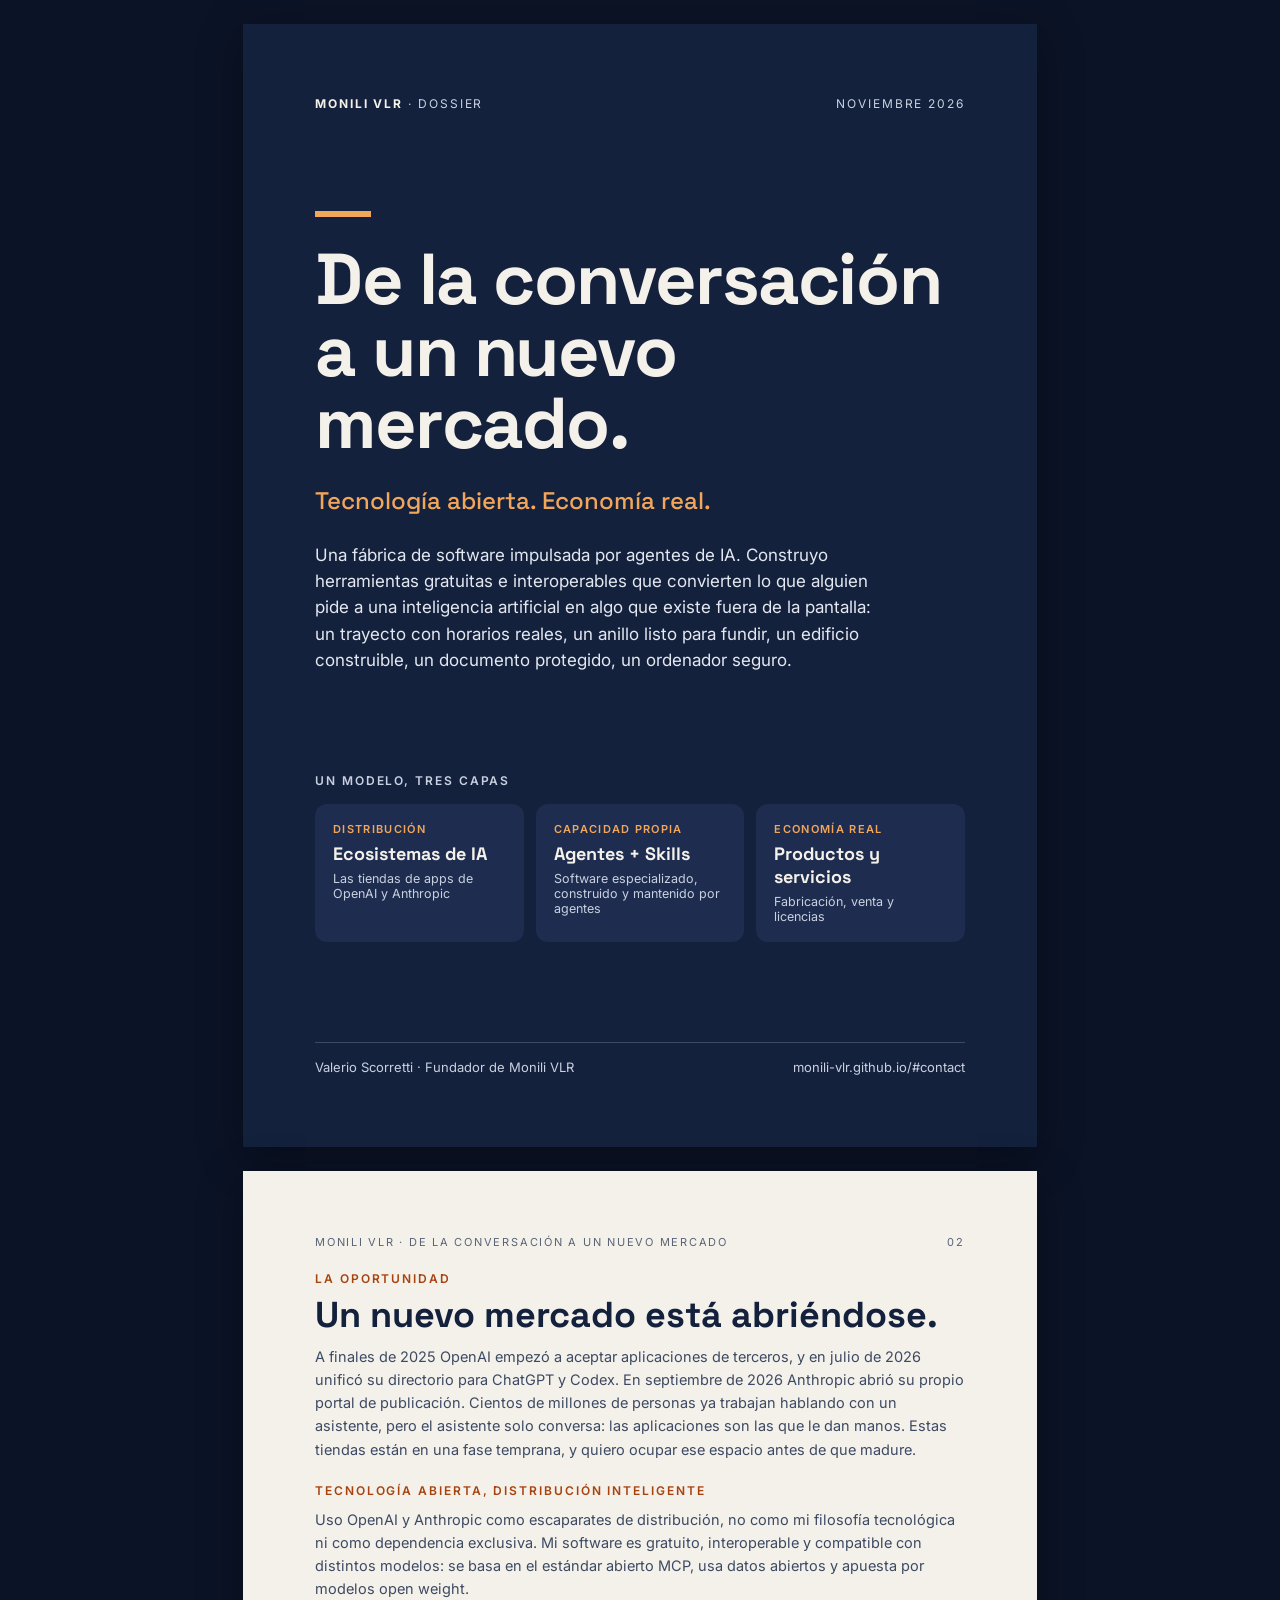
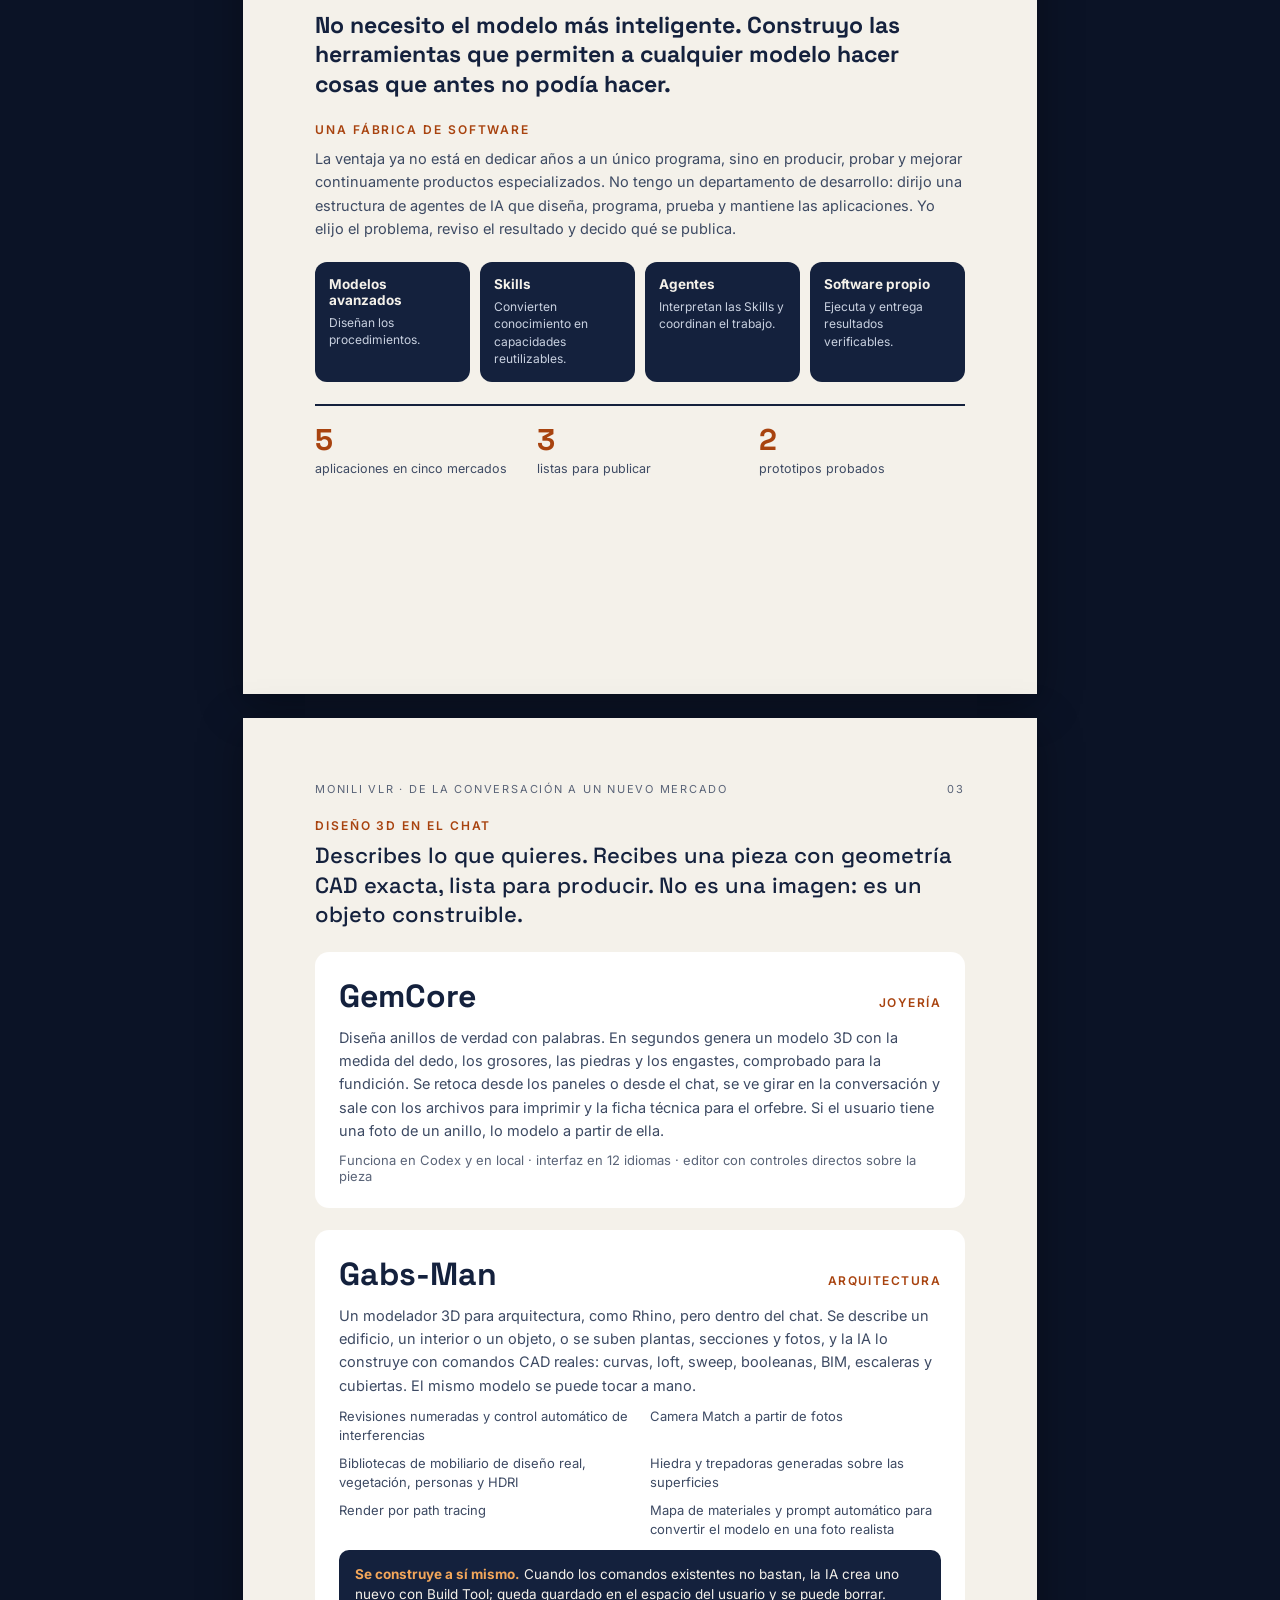
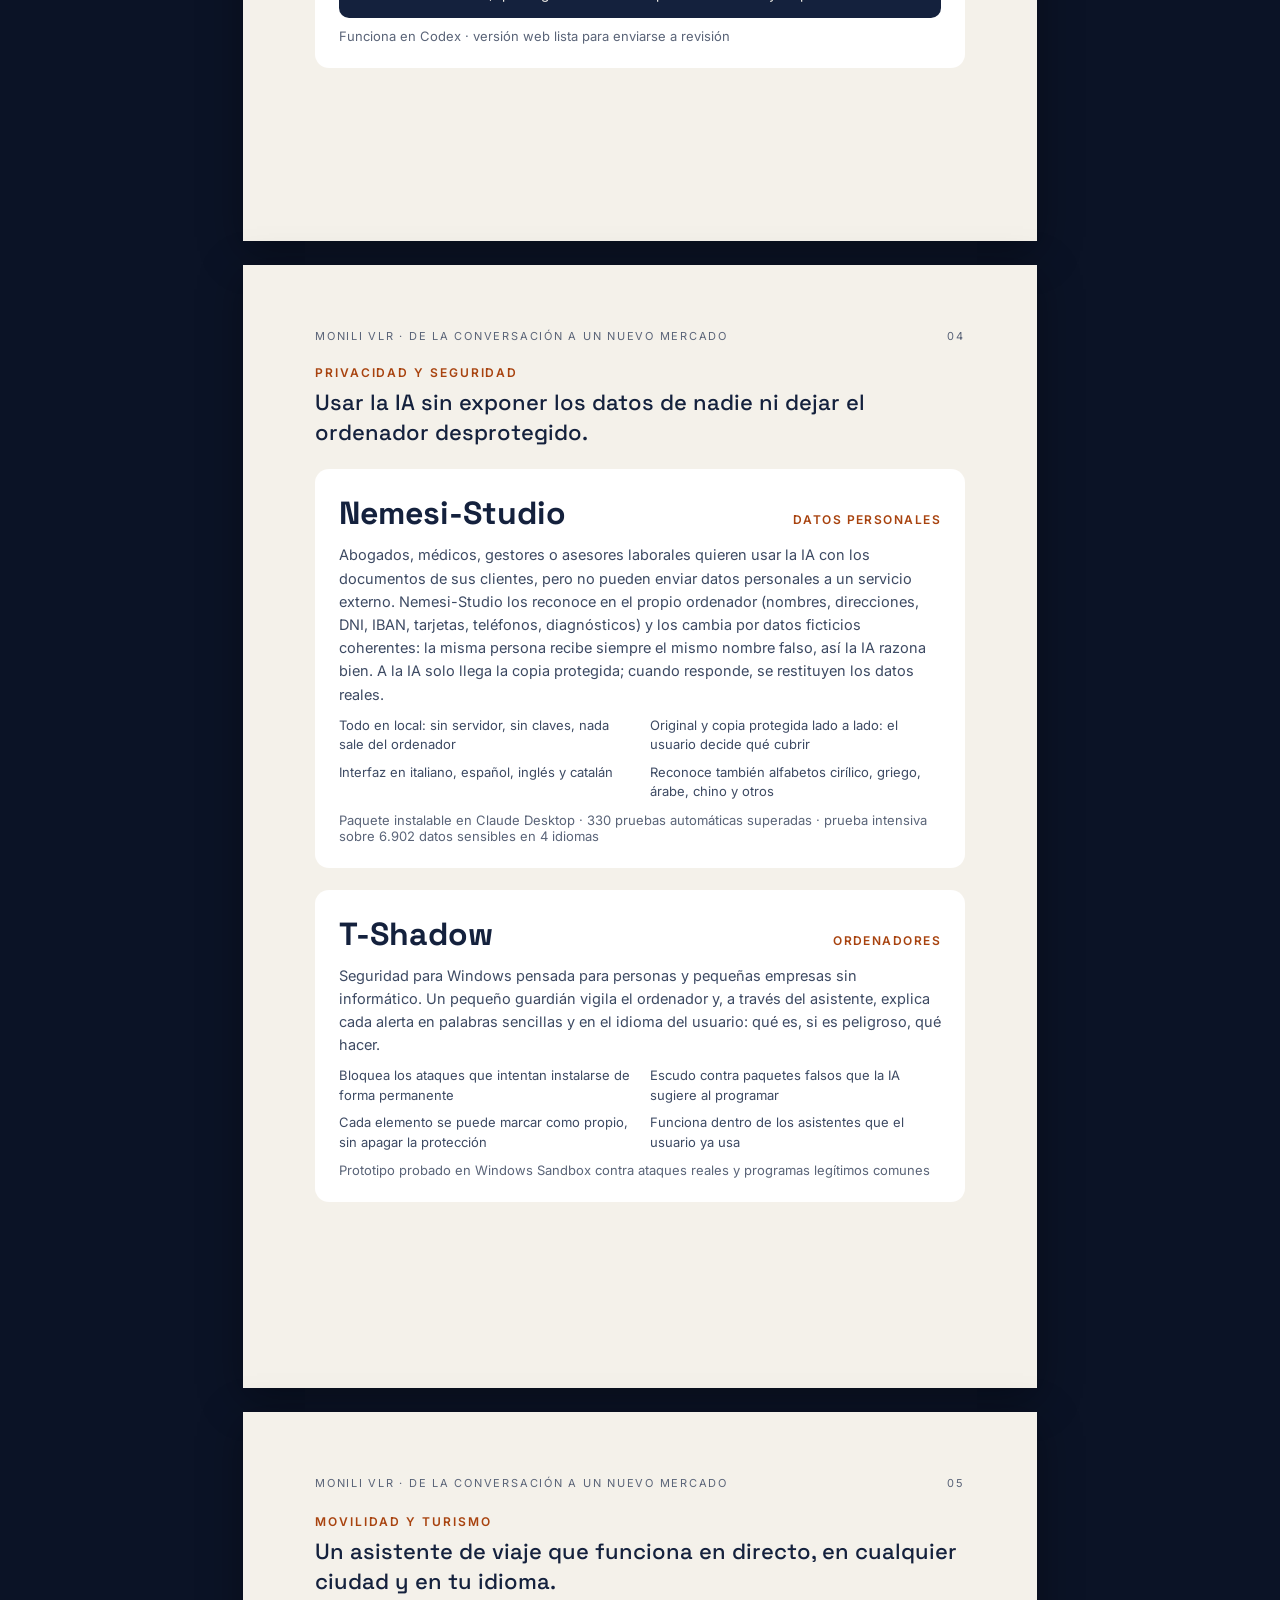
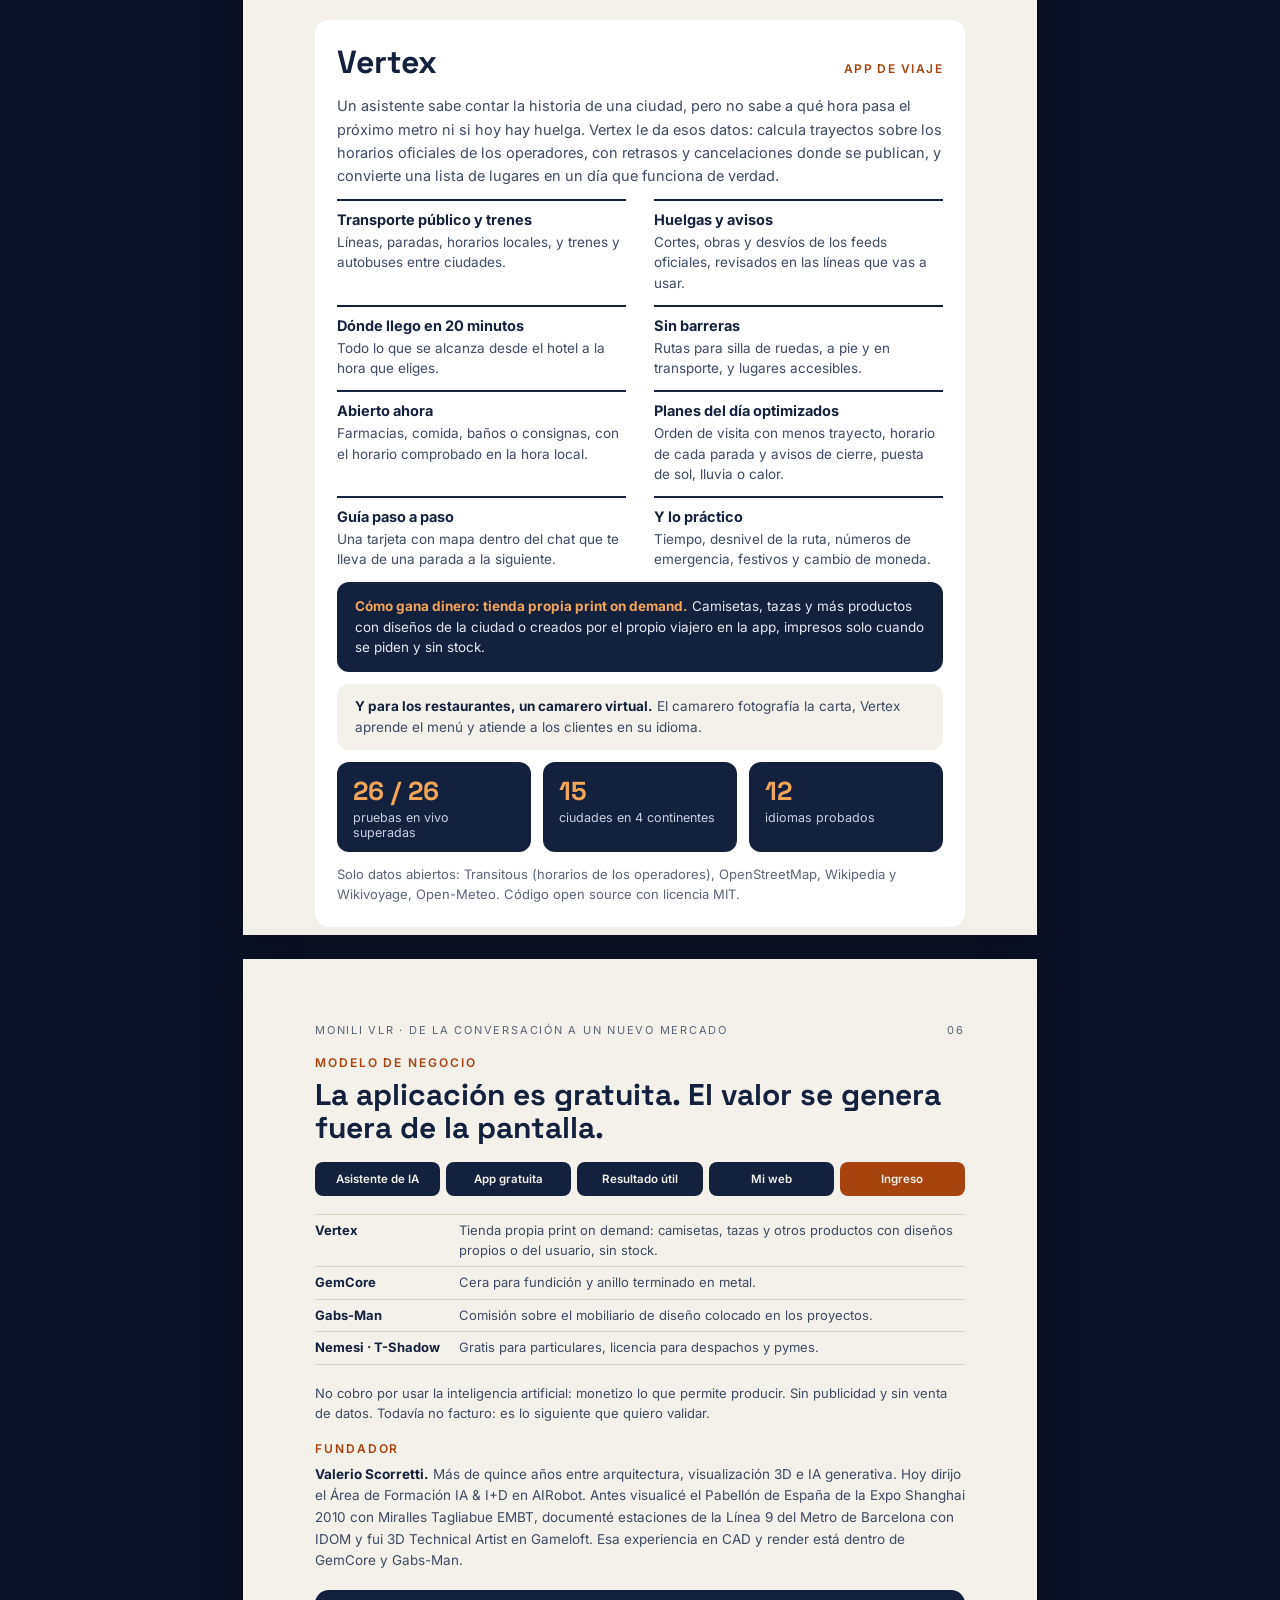
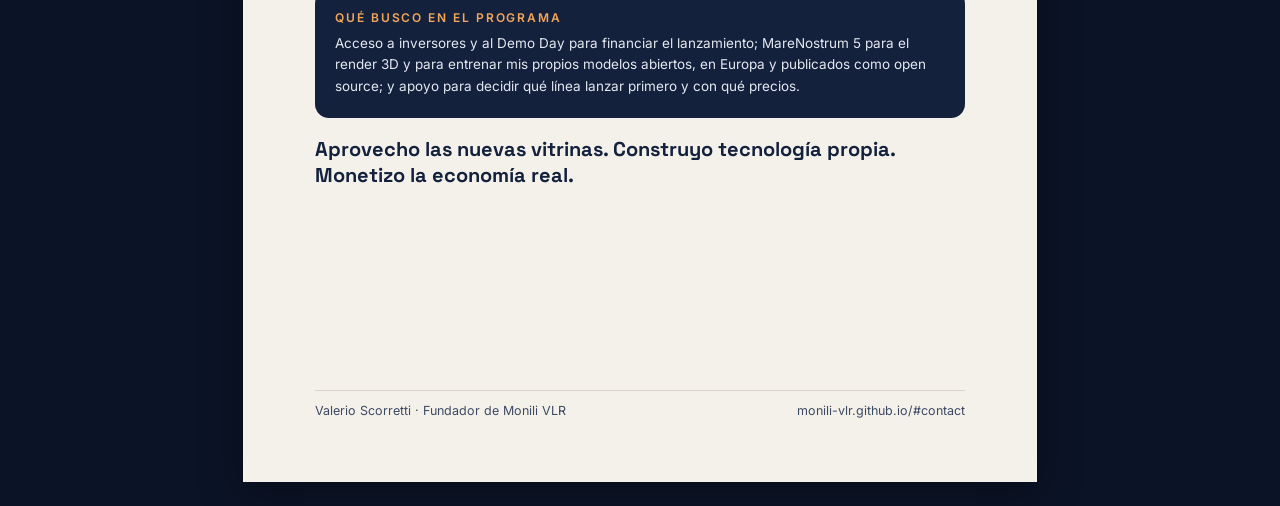
<file: dossier/index.html>
<!doctype html>
<html lang="es">
<head>
<meta charset="utf-8">
<meta name="viewport" content="width=840">
<title>Monili VLR · Dossier</title>
<meta name="description" content="Monili VLR: una fábrica de software impulsada por agentes de IA. Tecnología abierta, economía real.">
<link rel="preconnect" href="https://fonts.googleapis.com">
<link href="https://fonts.googleapis.com/css2?family=Space+Grotesk:wght@400;500;700&family=Inter:wght@400;500;600&display=swap" rel="stylesheet">
<style>
html,body{margin:0;background:#0B1326}
body{display:flex;flex-direction:column;align-items:center;gap:24px;padding:24px 0}
.page{width:794px;height:1123px;box-shadow:0 10px 40px rgba(0,0,0,.35);overflow:hidden}
.page p,.page h1,.page h2,.page h3{margin:0}
@page{size:A4;margin:0}
@media print{html,body{background:#fff}body{padding:0;gap:0}.page{box-shadow:none;break-after:page}}
</style>
</head>
<body>
<section class="page"><div style="width: 794px; height: 1123px; box-sizing: border-box; background: #14213D; color: #F4F1EA; font-family: 'Inter', Arial, sans-serif; padding: 72px; display: flex; flex-direction: column; justify-content: space-between">
  <div style="display: flex; justify-content: space-between; font-size: 12px; letter-spacing: 0.16em; text-transform: uppercase; color: #C9D1E0"><span><b style="color:#F4F1EA">Monili VLR</b> · Dossier</span><span>Noviembre 2026</span></div>
  <div style="display: flex; flex-direction: column; gap: 26px">
    <div style="width: 56px; height: 6px; background: #F2A65A"></div>
    <h1 style="margin: 0; font-family: 'Space Grotesk', Arial, sans-serif; font-weight: 700; font-size: 72px; line-height: 1; letter-spacing: -0.02em">De la conversación a un nuevo mercado.</h1>
    <p style="margin: 0; font-family: 'Space Grotesk', Arial, sans-serif; font-size: 24px; font-weight: 500; color: #F2A65A">Tecnología abierta. Economía real.</p>
    <p style="margin: 0; font-size: 17px; line-height: 1.55; color: #E4E8F0; max-width: 580px">Una fábrica de software impulsada por agentes de IA. Construyo herramientas gratuitas e interoperables que convierten lo que alguien pide a una inteligencia artificial en algo que existe fuera de la pantalla: un trayecto con horarios reales, un anillo listo para fundir, un edificio construible, un documento protegido, un ordenador seguro.</p>
  </div>
  <div style="display: flex; flex-direction: column; gap: 16px">
    <span style="font-size: 12px; font-weight: 600; letter-spacing: 0.16em; text-transform: uppercase; color: #C9D1E0">Un modelo, tres capas</span>
    <div style="display: grid; grid-template-columns: repeat(3, minmax(0, 1fr)); gap: 12px">
      <div style="background: #1E2D4F; border-radius: 12px; padding: 18px; display: flex; flex-direction: column; gap: 6px"><span style="font-size: 11px; font-weight: 600; letter-spacing: 0.12em; text-transform: uppercase; color: #F2A65A">Distribución</span><b style="font-family: 'Space Grotesk', Arial, sans-serif; font-size: 18px">Ecosistemas de IA</b><span style="font-size: 12.5px; color: #C9D1E0">Las tiendas de apps de OpenAI y Anthropic</span></div>
      <div style="background: #1E2D4F; border-radius: 12px; padding: 18px; display: flex; flex-direction: column; gap: 6px"><span style="font-size: 11px; font-weight: 600; letter-spacing: 0.12em; text-transform: uppercase; color: #F2A65A">Capacidad propia</span><b style="font-family: 'Space Grotesk', Arial, sans-serif; font-size: 18px">Agentes + Skills</b><span style="font-size: 12.5px; color: #C9D1E0">Software especializado, construido y mantenido por agentes</span></div>
      <div style="background: #1E2D4F; border-radius: 12px; padding: 18px; display: flex; flex-direction: column; gap: 6px"><span style="font-size: 11px; font-weight: 600; letter-spacing: 0.12em; text-transform: uppercase; color: #F2A65A">Economía real</span><b style="font-family: 'Space Grotesk', Arial, sans-serif; font-size: 18px">Productos y servicios</b><span style="font-size: 12.5px; color: #C9D1E0">Fabricación, venta y licencias</span></div>
    </div>
  </div>
  <div style="display: flex; justify-content: space-between; font-size: 13px; color: #C9D1E0; border-top: 1px solid #3D4A63; padding-top: 16px"><span>Valerio Scorretti · Fundador de Monili VLR</span><span>monili-vlr.github.io/#contact</span></div>
</div></section>
<section class="page"><div style="width: 794px; height: 1123px; box-sizing: border-box; background: #F4F1EA; color: #14213D; font-family: 'Inter', Arial, sans-serif; padding: 64px 72px; display: flex; flex-direction: column; gap: 22px">
  <div style="display: flex; justify-content: space-between; font-size: 11px; letter-spacing: 0.16em; text-transform: uppercase; color: #5A6478"><span>Monili VLR · De la conversación a un nuevo mercado</span><span>02</span></div>
  <div style="display: flex; flex-direction: column; gap: 10px">
    <span style="font-size: 12px; font-weight: 600; letter-spacing: 0.16em; text-transform: uppercase; color: #A8430F">La oportunidad</span>
    <h2 style="margin: 0; font-family: 'Space Grotesk', Arial, sans-serif; font-weight: 700; font-size: 36px; line-height: 1.08">Un nuevo mercado está abriéndose.</h2>
    <p style="margin: 0; font-size: 14.5px; line-height: 1.6; color: #3D4A63">A finales de 2025 OpenAI empezó a aceptar aplicaciones de terceros, y en julio de 2026 unificó su directorio para ChatGPT y Codex. En septiembre de 2026 Anthropic abrió su propio portal de publicación. Cientos de millones de personas ya trabajan hablando con un asistente, pero el asistente solo conversa: las aplicaciones son las que le dan manos. Estas tiendas están en una fase temprana, y quiero ocupar ese espacio antes de que madure.</p>
  </div>
  <div style="display: flex; flex-direction: column; gap: 10px">
    <span style="font-size: 12px; font-weight: 600; letter-spacing: 0.16em; text-transform: uppercase; color: #A8430F">Tecnología abierta, distribución inteligente</span>
    <p style="margin: 0; font-size: 14.5px; line-height: 1.6; color: #3D4A63">Uso OpenAI y Anthropic como escaparates de distribución, no como mi filosofía tecnológica ni como dependencia exclusiva. Mi software es gratuito, interoperable y compatible con distintos modelos: se basa en el estándar abierto MCP, usa datos abiertos y apuesta por modelos open weight.</p>
    <p style="margin: 0; font-family: 'Space Grotesk', Arial, sans-serif; font-size: 23px; font-weight: 700; line-height: 1.3">No necesito el modelo más inteligente. Construyo las herramientas que permiten a cualquier modelo hacer cosas que antes no podía hacer.</p>
  </div>
  <div style="display: flex; flex-direction: column; gap: 10px">
    <span style="font-size: 12px; font-weight: 600; letter-spacing: 0.16em; text-transform: uppercase; color: #A8430F">Una fábrica de software</span>
    <p style="margin: 0; font-size: 14.5px; line-height: 1.6; color: #3D4A63">La ventaja ya no está en dedicar años a un único programa, sino en producir, probar y mejorar continuamente productos especializados. No tengo un departamento de desarrollo: dirijo una estructura de agentes de IA que diseña, programa, prueba y mantiene las aplicaciones. Yo elijo el problema, reviso el resultado y decido qué se publica.</p>
  </div>
  <div style="display: grid; grid-template-columns: repeat(4, minmax(0, 1fr)); gap: 10px">
    <div style="background: #14213D; color: #F4F1EA; border-radius: 12px; padding: 14px; display: flex; flex-direction: column; gap: 6px"><b style="font-size: 13.5px">Modelos avanzados</b><span style="font-size: 12px; line-height: 1.45; color: #C9D1E0">Diseñan los procedimientos.</span></div>
    <div style="background: #14213D; color: #F4F1EA; border-radius: 12px; padding: 14px; display: flex; flex-direction: column; gap: 6px"><b style="font-size: 13.5px">Skills</b><span style="font-size: 12px; line-height: 1.45; color: #C9D1E0">Convierten conocimiento en capacidades reutilizables.</span></div>
    <div style="background: #14213D; color: #F4F1EA; border-radius: 12px; padding: 14px; display: flex; flex-direction: column; gap: 6px"><b style="font-size: 13.5px">Agentes</b><span style="font-size: 12px; line-height: 1.45; color: #C9D1E0">Interpretan las Skills y coordinan el trabajo.</span></div>
    <div style="background: #14213D; color: #F4F1EA; border-radius: 12px; padding: 14px; display: flex; flex-direction: column; gap: 6px"><b style="font-size: 13.5px">Software propio</b><span style="font-size: 12px; line-height: 1.45; color: #C9D1E0">Ejecuta y entrega resultados verificables.</span></div>
  </div>
  <div style="border-top: 2px solid #14213D; padding-top: 14px; display: grid; grid-template-columns: repeat(3, minmax(0, 1fr)); gap: 16px">
    <div style="display: flex; flex-direction: column; gap: 2px"><b style="font-family: 'Space Grotesk', Arial, sans-serif; font-size: 30px; color: #A8430F">5</b><span style="font-size: 12.5px; color: #3D4A63">aplicaciones en cinco mercados</span></div>
    <div style="display: flex; flex-direction: column; gap: 2px"><b style="font-family: 'Space Grotesk', Arial, sans-serif; font-size: 30px; color: #A8430F">3</b><span style="font-size: 12.5px; color: #3D4A63">listas para publicar</span></div>
    <div style="display: flex; flex-direction: column; gap: 2px"><b style="font-family: 'Space Grotesk', Arial, sans-serif; font-size: 30px; color: #A8430F">2</b><span style="font-size: 12.5px; color: #3D4A63">prototipos probados</span></div>
  </div>
</div></section>
<section class="page"><div style="width: 794px; height: 1123px; box-sizing: border-box; background: #F4F1EA; color: #14213D; font-family: 'Inter', Arial, sans-serif; padding: 64px 72px; display: flex; flex-direction: column; gap: 22px">
  <div style="display: flex; justify-content: space-between; font-size: 11px; letter-spacing: 0.16em; text-transform: uppercase; color: #5A6478"><span>Monili VLR · De la conversación a un nuevo mercado</span><span>03</span></div>
  <div style="display: flex; flex-direction: column; gap: 8px">
    <span style="font-size: 12px; font-weight: 600; letter-spacing: 0.16em; text-transform: uppercase; color: #A8430F">Diseño 3D en el chat</span>
    <p style="margin: 0; font-family: 'Space Grotesk', Arial, sans-serif; font-size: 22px; font-weight: 500; line-height: 1.35">Describes lo que quieres. Recibes una pieza con geometría CAD exacta, lista para producir. No es una imagen: es un objeto construible.</p>
  </div>
  <div style="background: #FFFFFF; border-radius: 14px; padding: 24px; display: flex; flex-direction: column; gap: 10px">
    <div style="display: flex; justify-content: space-between; align-items: baseline"><h3 style="margin: 0; font-family: 'Space Grotesk', Arial, sans-serif; font-weight: 700; font-size: 32px">GemCore</h3><span style="font-size: 12px; font-weight: 600; color: #A8430F; text-transform: uppercase; letter-spacing: 0.12em">Joyería</span></div>
    <p style="margin: 0; font-size: 14.5px; line-height: 1.6; color: #3D4A63">Diseña anillos de verdad con palabras. En segundos genera un modelo 3D con la medida del dedo, los grosores, las piedras y los engastes, comprobado para la fundición. Se retoca desde los paneles o desde el chat, se ve girar en la conversación y sale con los archivos para imprimir y la ficha técnica para el orfebre. Si el usuario tiene una foto de un anillo, lo modelo a partir de ella.</p>
    <p style="margin: 0; font-size: 13px; color: #5A6478">Funciona en Codex y en local · interfaz en 12 idiomas · editor con controles directos sobre la pieza</p>
  </div>
  <div style="background: #FFFFFF; border-radius: 14px; padding: 24px; display: flex; flex-direction: column; gap: 10px">
    <div style="display: flex; justify-content: space-between; align-items: baseline"><h3 style="margin: 0; font-family: 'Space Grotesk', Arial, sans-serif; font-weight: 700; font-size: 32px">Gabs-Man</h3><span style="font-size: 12px; font-weight: 600; color: #A8430F; text-transform: uppercase; letter-spacing: 0.12em">Arquitectura</span></div>
    <p style="margin: 0; font-size: 14.5px; line-height: 1.6; color: #3D4A63">Un modelador 3D para arquitectura, como Rhino, pero dentro del chat. Se describe un edificio, un interior o un objeto, o se suben plantas, secciones y fotos, y la IA lo construye con comandos CAD reales: curvas, loft, sweep, booleanas, BIM, escaleras y cubiertas. El mismo modelo se puede tocar a mano.</p>
    <div style="display: grid; grid-template-columns: repeat(2, minmax(0, 1fr)); gap: 8px 20px; font-size: 13px; line-height: 1.5; color: #3D4A63">
      <span>Revisiones numeradas y control automático de interferencias</span>
      <span>Camera Match a partir de fotos</span>
      <span>Bibliotecas de mobiliario de diseño real, vegetación, personas y HDRI</span>
      <span>Hiedra y trepadoras generadas sobre las superficies</span>
      <span>Render por path tracing</span>
      <span>Mapa de materiales y prompt automático para convertir el modelo en una foto realista</span>
    </div>
    <div style="background: #14213D; color: #F4F1EA; border-radius: 10px; padding: 14px 16px; font-size: 13.5px; line-height: 1.5"><b style="color: #F2A65A">Se construye a sí mismo.</b> Cuando los comandos existentes no bastan, la IA crea uno nuevo con Build Tool; queda guardado en el espacio del usuario y se puede borrar.</div>
    <p style="margin: 0; font-size: 13px; color: #5A6478">Funciona en Codex · versión web lista para enviarse a revisión</p>
  </div>
</div></section>
<section class="page"><div style="width: 794px; height: 1123px; box-sizing: border-box; background: #F4F1EA; color: #14213D; font-family: 'Inter', Arial, sans-serif; padding: 64px 72px; display: flex; flex-direction: column; gap: 22px">
  <div style="display: flex; justify-content: space-between; font-size: 11px; letter-spacing: 0.16em; text-transform: uppercase; color: #5A6478"><span>Monili VLR · De la conversación a un nuevo mercado</span><span>04</span></div>
  <div style="display: flex; flex-direction: column; gap: 8px">
    <span style="font-size: 12px; font-weight: 600; letter-spacing: 0.16em; text-transform: uppercase; color: #A8430F">Privacidad y seguridad</span>
    <p style="margin: 0; font-family: 'Space Grotesk', Arial, sans-serif; font-size: 22px; font-weight: 500; line-height: 1.35">Usar la IA sin exponer los datos de nadie ni dejar el ordenador desprotegido.</p>
  </div>
  <div style="background: #FFFFFF; border-radius: 14px; padding: 24px; display: flex; flex-direction: column; gap: 10px">
    <div style="display: flex; justify-content: space-between; align-items: baseline"><h3 style="margin: 0; font-family: 'Space Grotesk', Arial, sans-serif; font-weight: 700; font-size: 32px">Nemesi-Studio</h3><span style="font-size: 12px; font-weight: 600; color: #A8430F; text-transform: uppercase; letter-spacing: 0.12em">Datos personales</span></div>
    <p style="margin: 0; font-size: 14.5px; line-height: 1.6; color: #3D4A63">Abogados, médicos, gestores o asesores laborales quieren usar la IA con los documentos de sus clientes, pero no pueden enviar datos personales a un servicio externo. Nemesi-Studio los reconoce en el propio ordenador (nombres, direcciones, DNI, IBAN, tarjetas, teléfonos, diagnósticos) y los cambia por datos ficticios coherentes: la misma persona recibe siempre el mismo nombre falso, así la IA razona bien. A la IA solo llega la copia protegida; cuando responde, se restituyen los datos reales.</p>
    <div style="display: grid; grid-template-columns: repeat(2, minmax(0, 1fr)); gap: 8px 20px; font-size: 13px; line-height: 1.5; color: #3D4A63">
      <span>Todo en local: sin servidor, sin claves, nada sale del ordenador</span>
      <span>Original y copia protegida lado a lado: el usuario decide qué cubrir</span>
      <span>Interfaz en italiano, español, inglés y catalán</span>
      <span>Reconoce también alfabetos cirílico, griego, árabe, chino y otros</span>
    </div>
    <p style="margin: 0; font-size: 13px; color: #5A6478">Paquete instalable en Claude Desktop · 330 pruebas automáticas superadas · prueba intensiva sobre 6.902 datos sensibles en 4 idiomas</p>
  </div>
  <div style="background: #FFFFFF; border-radius: 14px; padding: 24px; display: flex; flex-direction: column; gap: 10px">
    <div style="display: flex; justify-content: space-between; align-items: baseline"><h3 style="margin: 0; font-family: 'Space Grotesk', Arial, sans-serif; font-weight: 700; font-size: 32px">T-Shadow</h3><span style="font-size: 12px; font-weight: 600; color: #A8430F; text-transform: uppercase; letter-spacing: 0.12em">Ordenadores</span></div>
    <p style="margin: 0; font-size: 14.5px; line-height: 1.6; color: #3D4A63">Seguridad para Windows pensada para personas y pequeñas empresas sin informático. Un pequeño guardián vigila el ordenador y, a través del asistente, explica cada alerta en palabras sencillas y en el idioma del usuario: qué es, si es peligroso, qué hacer.</p>
    <div style="display: grid; grid-template-columns: repeat(2, minmax(0, 1fr)); gap: 8px 20px; font-size: 13px; line-height: 1.5; color: #3D4A63">
      <span>Bloquea los ataques que intentan instalarse de forma permanente</span>
      <span>Escudo contra paquetes falsos que la IA sugiere al programar</span>
      <span>Cada elemento se puede marcar como propio, sin apagar la protección</span>
      <span>Funciona dentro de los asistentes que el usuario ya usa</span>
    </div>
    <p style="margin: 0; font-size: 13px; color: #5A6478">Prototipo probado en Windows Sandbox contra ataques reales y programas legítimos comunes</p>
  </div>
</div></section>
<section class="page"><div style="width: 794px; height: 1123px; box-sizing: border-box; background: #F4F1EA; color: #14213D; font-family: 'Inter', Arial, sans-serif; padding: 64px 72px; display: flex; flex-direction: column; gap: 24px">
  <div style="display: flex; justify-content: space-between; font-size: 11px; letter-spacing: 0.16em; text-transform: uppercase; color: #5A6478"><span>Monili VLR · De la conversación a un nuevo mercado</span><span>05</span></div>
  <div style="display: flex; flex-direction: column; gap: 8px">
    <span style="font-size: 12px; font-weight: 600; letter-spacing: 0.16em; text-transform: uppercase; color: #A8430F">Movilidad y turismo</span>
    <p style="margin: 0; font-family: 'Space Grotesk', Arial, sans-serif; font-size: 22px; font-weight: 500; line-height: 1.35">Un asistente de viaje que funciona en directo, en cualquier ciudad y en tu idioma.</p>
  </div>
  <div style="background: #FFFFFF; border-radius: 14px; padding: 22px; display: flex; flex-direction: column; gap: 12px">
  <div style="display: flex; justify-content: space-between; align-items: baseline"><h3 style="margin: 0; font-family: 'Space Grotesk', Arial, sans-serif; font-weight: 700; font-size: 32px">Vertex</h3><span style="font-size: 12px; font-weight: 600; color: #A8430F; text-transform: uppercase; letter-spacing: 0.12em">App de viaje</span></div>
  <p style="margin: 0; font-size: 14.5px; line-height: 1.6; color: #3D4A63">Un asistente sabe contar la historia de una ciudad, pero no sabe a qué hora pasa el próximo metro ni si hoy hay huelga. Vertex le da esos datos: calcula trayectos sobre los horarios oficiales de los operadores, con retrasos y cancelaciones donde se publican, y convierte una lista de lugares en un día que funciona de verdad.</p>
  <div style="display: grid; grid-template-columns: repeat(2, minmax(0, 1fr)); gap: 12px 28px">
    <div style="display: flex; flex-direction: column; gap: 4px; border-top: 2px solid #14213D; padding-top: 10px"><b style="font-size: 14.5px">Transporte público y trenes</b><span style="font-size: 13.5px; line-height: 1.5; color: #3D4A63">Líneas, paradas, horarios locales, y trenes y autobuses entre ciudades.</span></div>
    <div style="display: flex; flex-direction: column; gap: 4px; border-top: 2px solid #14213D; padding-top: 10px"><b style="font-size: 14.5px">Huelgas y avisos</b><span style="font-size: 13.5px; line-height: 1.5; color: #3D4A63">Cortes, obras y desvíos de los feeds oficiales, revisados en las líneas que vas a usar.</span></div>
    <div style="display: flex; flex-direction: column; gap: 4px; border-top: 2px solid #14213D; padding-top: 10px"><b style="font-size: 14.5px">Dónde llego en 20 minutos</b><span style="font-size: 13.5px; line-height: 1.5; color: #3D4A63">Todo lo que se alcanza desde el hotel a la hora que eliges.</span></div>
    <div style="display: flex; flex-direction: column; gap: 4px; border-top: 2px solid #14213D; padding-top: 10px"><b style="font-size: 14.5px">Sin barreras</b><span style="font-size: 13.5px; line-height: 1.5; color: #3D4A63">Rutas para silla de ruedas, a pie y en transporte, y lugares accesibles.</span></div>
    <div style="display: flex; flex-direction: column; gap: 4px; border-top: 2px solid #14213D; padding-top: 10px"><b style="font-size: 14.5px">Abierto ahora</b><span style="font-size: 13.5px; line-height: 1.5; color: #3D4A63">Farmacias, comida, baños o consignas, con el horario comprobado en la hora local.</span></div>
    <div style="display: flex; flex-direction: column; gap: 4px; border-top: 2px solid #14213D; padding-top: 10px"><b style="font-size: 14.5px">Planes del día optimizados</b><span style="font-size: 13.5px; line-height: 1.5; color: #3D4A63">Orden de visita con menos trayecto, horario de cada parada y avisos de cierre, puesta de sol, lluvia o calor.</span></div>
    <div style="display: flex; flex-direction: column; gap: 4px; border-top: 2px solid #14213D; padding-top: 10px"><b style="font-size: 14.5px">Guía paso a paso</b><span style="font-size: 13.5px; line-height: 1.5; color: #3D4A63">Una tarjeta con mapa dentro del chat que te lleva de una parada a la siguiente.</span></div>
    <div style="display: flex; flex-direction: column; gap: 4px; border-top: 2px solid #14213D; padding-top: 10px"><b style="font-size: 14.5px">Y lo práctico</b><span style="font-size: 13.5px; line-height: 1.5; color: #3D4A63">Tiempo, desnivel de la ruta, números de emergencia, festivos y cambio de moneda.</span></div>
  </div>
  <div style="background: #14213D; color: #E4E8F0; border-radius: 12px; padding: 14px 18px; font-size: 13.5px; line-height: 1.55"><b style="color: #F2A65A">Cómo gana dinero: tienda propia print on demand.</b> Camisetas, tazas y más productos con diseños de la ciudad o creados por el propio viajero en la app, impresos solo cuando se piden y sin stock.</div>
  <div style="background: #F4F1EA; border-radius: 12px; padding: 12px 18px; font-size: 13.5px; line-height: 1.55; color: #3D4A63"><b style="color: #14213D">Y para los restaurantes, un camarero virtual.</b> El camarero fotografía la carta, Vertex aprende el menú y atiende a los clientes en su idioma.</div>
  <div style="display: grid; grid-template-columns: repeat(3, minmax(0, 1fr)); gap: 12px">
    <div style="background: #14213D; color: #F4F1EA; border-radius: 12px; padding: 12px 16px; display: flex; flex-direction: column; gap: 2px"><b style="font-family: 'Space Grotesk', Arial, sans-serif; font-size: 26px; color: #F2A65A">26 / 26</b><span style="font-size: 12.5px; color: #C9D1E0">pruebas en vivo superadas</span></div>
    <div style="background: #14213D; color: #F4F1EA; border-radius: 12px; padding: 12px 16px; display: flex; flex-direction: column; gap: 2px"><b style="font-family: 'Space Grotesk', Arial, sans-serif; font-size: 26px; color: #F2A65A">15</b><span style="font-size: 12.5px; color: #C9D1E0">ciudades en 4 continentes</span></div>
    <div style="background: #14213D; color: #F4F1EA; border-radius: 12px; padding: 12px 16px; display: flex; flex-direction: column; gap: 2px"><b style="font-family: 'Space Grotesk', Arial, sans-serif; font-size: 26px; color: #F2A65A">12</b><span style="font-size: 12.5px; color: #C9D1E0">idiomas probados</span></div>
  </div>
  <p style="margin: 0; font-size: 13px; line-height: 1.55; color: #5A6478">Solo datos abiertos: Transitous (horarios de los operadores), OpenStreetMap, Wikipedia y Wikivoyage, Open-Meteo. Código open source con licencia MIT.</p>
  </div>
</div></section>
<section class="page"><div style="width: 794px; height: 1123px; box-sizing: border-box; background: #F4F1EA; color: #14213D; font-family: 'Inter', Arial, sans-serif; padding: 64px 72px; display: flex; flex-direction: column; gap: 18px">
  <div style="display: flex; justify-content: space-between; font-size: 11px; letter-spacing: 0.16em; text-transform: uppercase; color: #5A6478"><span>Monili VLR · De la conversación a un nuevo mercado</span><span>06</span></div>
  <div style="display: flex; flex-direction: column; gap: 8px">
    <span style="font-size: 12px; font-weight: 600; letter-spacing: 0.16em; text-transform: uppercase; color: #A8430F">Modelo de negocio</span>
    <h2 style="margin: 0; font-family: 'Space Grotesk', Arial, sans-serif; font-weight: 700; font-size: 30px; line-height: 1.1">La aplicación es gratuita. El valor se genera fuera de la pantalla.</h2>
  </div>
  <div style="display: grid; grid-template-columns: repeat(5, minmax(0, 1fr)); gap: 6px; font-size: 11.5px; font-weight: 600; text-align: center; color: #F4F1EA">
    <div style="background: #14213D; border-radius: 8px; padding: 10px 6px">Asistente de IA</div>
    <div style="background: #14213D; border-radius: 8px; padding: 10px 6px">App gratuita</div>
    <div style="background: #14213D; border-radius: 8px; padding: 10px 6px">Resultado útil</div>
    <div style="background: #14213D; border-radius: 8px; padding: 10px 6px">Mi web</div>
    <div style="background: #A8430F; border-radius: 8px; padding: 10px 6px">Ingreso</div>
  </div>
  <div style="display: flex; flex-direction: column; font-size: 13px; line-height: 1.5">
    <div style="display: grid; grid-template-columns: 130px minmax(0, 1fr); gap: 14px; padding: 6px 0; border-top: 1px solid #D9D4C7"><b>Vertex</b><span style="color: #3D4A63">Tienda propia print on demand: camisetas, tazas y otros productos con diseños propios o del usuario, sin stock.</span></div>
    <div style="display: grid; grid-template-columns: 130px minmax(0, 1fr); gap: 14px; padding: 6px 0; border-top: 1px solid #D9D4C7"><b>GemCore</b><span style="color: #3D4A63">Cera para fundición y anillo terminado en metal.</span></div>
    <div style="display: grid; grid-template-columns: 130px minmax(0, 1fr); gap: 14px; padding: 6px 0; border-top: 1px solid #D9D4C7"><b>Gabs-Man</b><span style="color: #3D4A63">Comisión sobre el mobiliario de diseño colocado en los proyectos.</span></div>
    <div style="display: grid; grid-template-columns: 130px minmax(0, 1fr); gap: 14px; padding: 6px 0; border-top: 1px solid #D9D4C7; border-bottom: 1px solid #D9D4C7"><b>Nemesi · T-Shadow</b><span style="color: #3D4A63">Gratis para particulares, licencia para despachos y pymes.</span></div>
  </div>
  <p style="margin: 0; font-size: 13px; line-height: 1.55; color: #3D4A63">No cobro por usar la inteligencia artificial: monetizo lo que permite producir. Sin publicidad y sin venta de datos. Todavía no facturo: es lo siguiente que quiero validar.</p>
  <div style="display: flex; flex-direction: column; gap: 8px">
    <span style="font-size: 12px; font-weight: 600; letter-spacing: 0.16em; text-transform: uppercase; color: #A8430F">Fundador</span>
    <p style="margin: 0; font-size: 13.5px; line-height: 1.6; color: #3D4A63"><b style="color: #14213D">Valerio Scorretti.</b> Más de quince años entre arquitectura, visualización 3D e IA generativa. Hoy dirijo el Área de Formación IA &amp; I+D en AIRobot. Antes visualicé el Pabellón de España de la Expo Shanghai 2010 con Miralles Tagliabue EMBT, documenté estaciones de la Línea 9 del Metro de Barcelona con IDOM y fui 3D Technical Artist en Gameloft. Esa experiencia en CAD y render está dentro de GemCore y Gabs-Man.</p>
  </div>
  <div style="background: #14213D; color: #F4F1EA; border-radius: 14px; padding: 20px; display: flex; flex-direction: column; gap: 8px">
    <span style="font-size: 12px; font-weight: 600; letter-spacing: 0.16em; text-transform: uppercase; color: #F2A65A">Qué busco en el programa</span>
    <p style="margin: 0; font-size: 13.5px; line-height: 1.6; color: #E4E8F0">Acceso a inversores y al Demo Day para financiar el lanzamiento; MareNostrum 5 para el render 3D y para entrenar mis propios modelos abiertos, en Europa y publicados como open source; y apoyo para decidir qué línea lanzar primero y con qué precios.</p>
  </div>
  <p style="margin: 0; font-family: 'Space Grotesk', Arial, sans-serif; font-size: 20px; font-weight: 700; line-height: 1.3">Aprovecho las nuevas vitrinas. Construyo tecnología propia. Monetizo la economía real.</p>
  <div style="margin-top: auto; display: flex; justify-content: space-between; font-size: 12.5px; color: #3D4A63; border-top: 1px solid #D9D4C7; padding-top: 12px"><span>Valerio Scorretti · Fundador de Monili VLR</span><span>monili-vlr.github.io/#contact</span></div>
</div></section>
</body>
</html>
</file>
<file: fonts/fonts.css>
@font-face {
  font-family: 'Bricolage Grotesque';
  font-style: normal;
  font-weight: 500 800;
  font-stretch: 100%;
  font-display: swap;
  src: url(BricolageGrotesque.woff2) format('woff2');
  unicode-range: U+0000-00FF, U+0131, U+0152-0153, U+02BB-02BC, U+02C6, U+02DA, U+02DC, U+0304, U+0308, U+0329, U+2000-206F, U+20AC, U+2122, U+2191, U+2193, U+2212, U+2215, U+FEFF, U+FFFD;
}
@font-face {
  font-family: 'Instrument Sans';
  font-style: normal;
  font-weight: 400 600;
  font-stretch: 100%;
  font-display: swap;
  src: url(InstrumentSans.woff2) format('woff2');
  unicode-range: U+0000-00FF, U+0131, U+0152-0153, U+02BB-02BC, U+02C6, U+02DA, U+02DC, U+0304, U+0308, U+0329, U+2000-206F, U+20AC, U+2122, U+2191, U+2193, U+2212, U+2215, U+FEFF, U+FFFD;
}
@font-face {
  font-family: 'JetBrains Mono';
  font-style: normal;
  font-weight: 500;
  font-display: swap;
  src: url(JetBrainsMono.woff2) format('woff2');
  unicode-range: U+0000-00FF, U+0131, U+0152-0153, U+02BB-02BC, U+02C6, U+02DA, U+02DC, U+0304, U+0308, U+0329, U+2000-206F, U+20AC, U+2122, U+2191, U+2193, U+2212, U+2215, U+FEFF, U+FFFD;
}
</file>
<file: mobile.css>
/* Monili VLR phone layout, shared by every Monili VLR site. Nothing here changes the desktop layout.
   .mai-swipe        a long group of cards becomes one row you swipe sideways (the next card peeks in)
   .mai-wrap         an invisible wrapper added around cards that had no container of their own
   .mai-swipe-hint   "Swipe to see more", shown only on phones
   table.mai-cards   each table row becomes a small card; cells show their column name (data-label) */
div.mai-swipe.mai-wrap { display: contents; }
.mai-swipe-hint { display: none; }

@media (max-width: 700px) {
  .mai-swipe {
    display: flex !important; flex-wrap: nowrap !important; grid-template-columns: none !important;
    gap: 14px !important; overflow-x: auto; overscroll-behavior-x: contain; scroll-snap-type: x mandatory;
    -webkit-overflow-scrolling: touch; padding: 4px 2px 14px !important; margin-top: 0 !important; scrollbar-width: thin;
  }
  .mai-swipe > * { flex: 0 0 86% !important; max-width: 86% !important; min-width: 0 !important; scroll-snap-align: start; margin: 0 !important; }
  .mai-swipe > * img { max-width: 100%; height: auto; }
  .mai-swipe-hint { display: flex; align-items: center; gap: 6px; margin: 14px 0 4px; font-size: 13px; font-weight: 600; letter-spacing: .02em; opacity: .62; }
  .mai-swipe-hint::after { content: "→"; font-size: 15px; }

  table.mai-cards, table.mai-cards tbody, table.mai-cards tr, table.mai-cards td, table.mai-cards th { display: block; width: 100% !important; box-sizing: border-box; }
  table.mai-cards { min-width: 0 !important; border: 0 !important; }
  table.mai-cards thead { display: none; }
  table.mai-cards tr { margin: 0 0 10px; padding: 10px 12px; border: 1px solid rgba(128,128,140,.32); border-radius: 12px; }
  table.mai-cards td, table.mai-cards th { border: 0 !important; padding: 3px 0 !important; text-align: left !important; white-space: normal !important; }
  table.mai-cards td[data-label]::before { content: attr(data-label); display: block; font-size: 11px; font-weight: 600; letter-spacing: .08em; text-transform: uppercase; opacity: .55; margin-top: 4px; }
  table.mai-cards td:first-child { font-weight: 700; }
  table.mai-cards td:first-child::before { display: none; }
}
</file>
